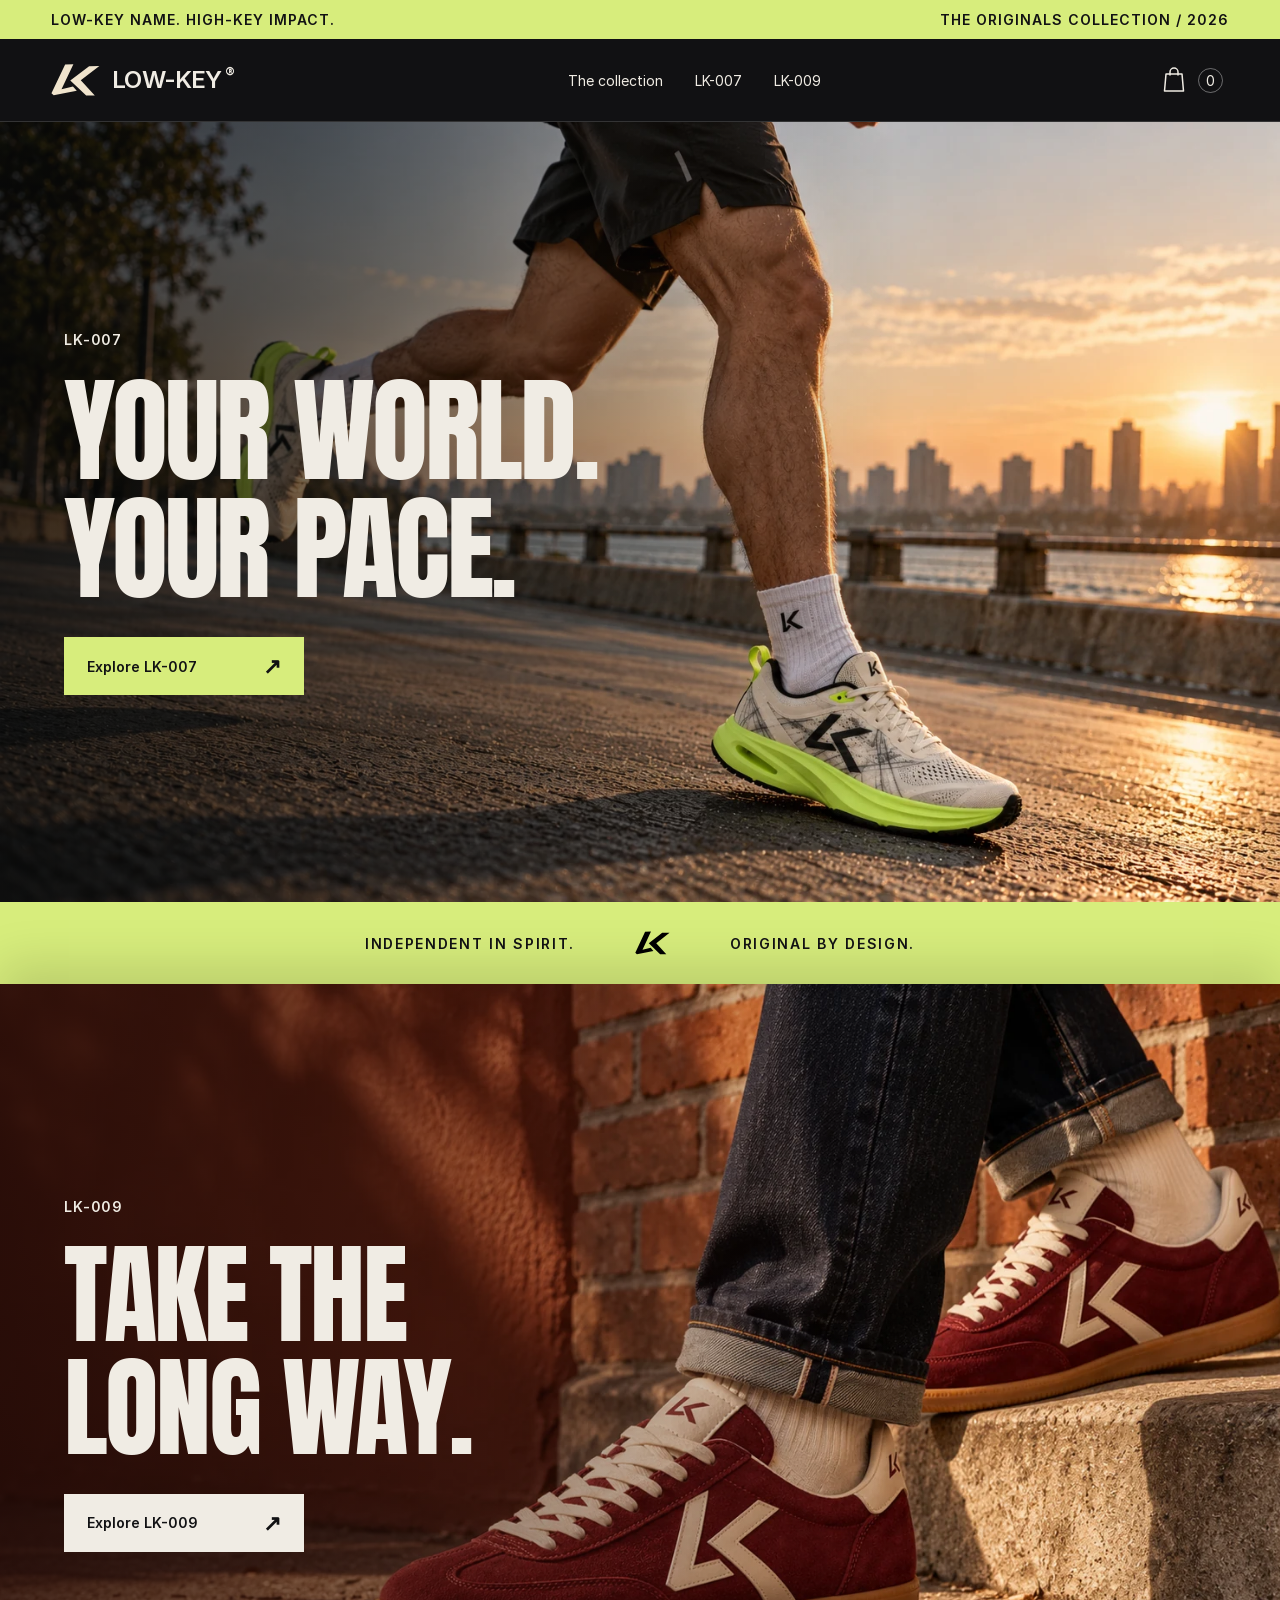
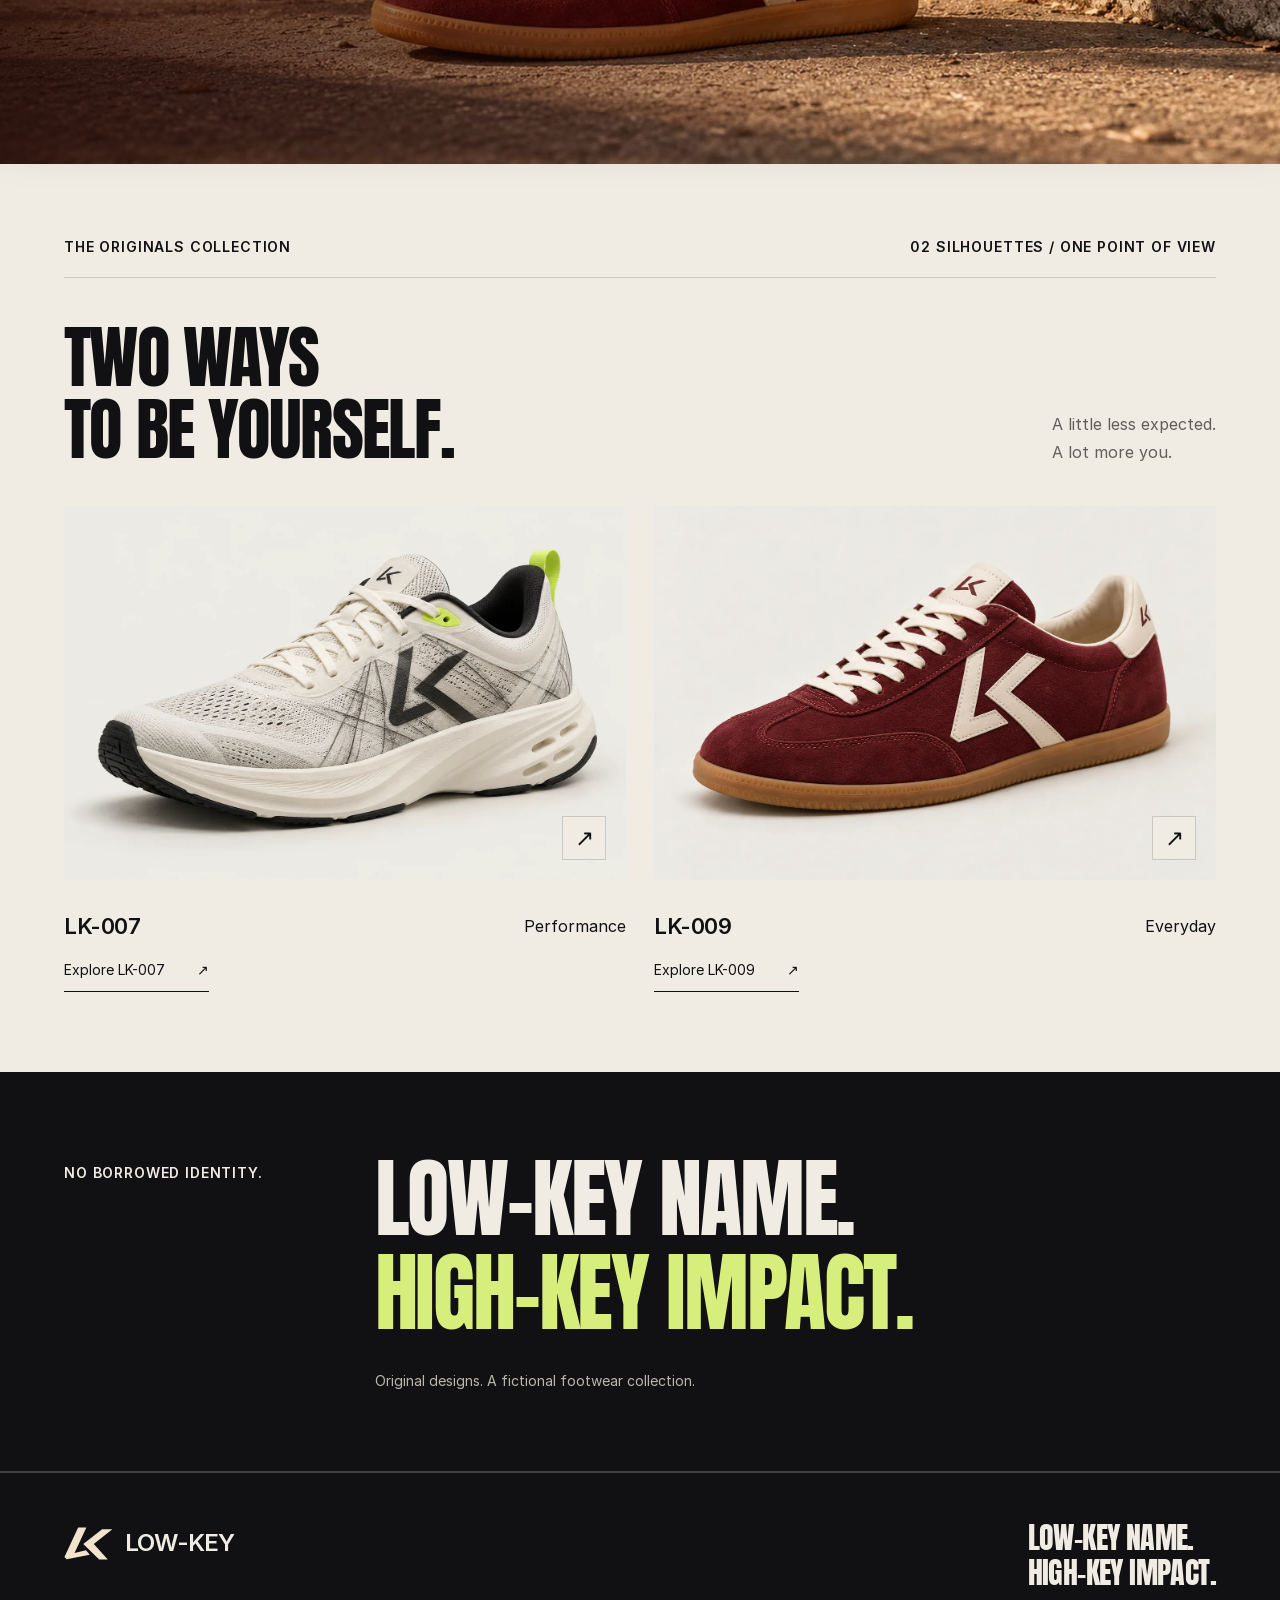
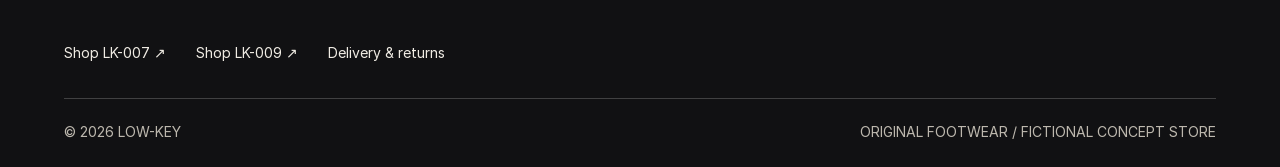
<file: index.html>
<!doctype html>
<html lang="en"><head><meta charset="utf-8"><meta name="viewport" content="width=device-width,initial-scale=1"><meta name="theme-color" content="#111113"><meta name="description" content="Two original expressions. Discover LOW-KEY LK-007 performance-inspired sneakers and LK-009 everyday footwear. Low-key name. High-key impact."><title>LOW-KEY | Two expressions. One original.</title><link rel="icon" href="assets/v2/logo.svg" type="image/svg+xml"><link rel="preload" as="image" href="assets/v2/pace-waterfront.webp" fetchpriority="high"><link rel="stylesheet" href="store.css"><script type="module" src="store.js"></script></head>
<body class="home"><a class="skip-link" href="#collection">Skip to collection</a><div class="announcement"><span>LOW-KEY NAME. HIGH-KEY IMPACT.</span><span>THE ORIGINALS COLLECTION / 2026</span></div><header id="site-header" class="site-header"></header>
<main><div class="campaign-journey"><section class="campaign campaign-pace" aria-labelledby="home-title"><img class="campaign-image" src="assets/v2/pace-waterfront.webp" width="1536" height="1024" alt="Runner wearing LOW-KEY LK-007 sneakers with acid-lime PEBA soles on a waterfront at golden hour" fetchpriority="high"><div class="campaign-shade"></div><div class="campaign-copy"><span class="eyebrow">LK-007</span><h1 id="home-title">YOUR WORLD.<br>YOUR PACE.</h1><a class="button button-lime" href="lk-007.html">Explore LK-007 <span>↗</span></a></div></section>
<div class="brand-strip" aria-label="Brand statement"><span>INDEPENDENT IN SPIRIT.</span><img src="assets/v2/logo.svg" alt="" width="35" height="28"><span>ORIGINAL BY DESIGN.</span></div>
<section class="campaign campaign-court" id="court-campaign" aria-labelledby="court-campaign-title"><img class="campaign-image" src="assets/v2/court-campaign.webp" width="1536" height="1024" alt="Original burgundy LOW-KEY LK-009 sneakers worn with relaxed jeans on a city step" loading="lazy"><div class="campaign-shade"></div><div class="campaign-copy"><span class="eyebrow">LK-009</span><h2 id="court-campaign-title">TAKE THE<br>LONG WAY.</h2><a class="button button-bone" href="lk-009.html">Explore LK-009 <span>↗</span></a></div></section>
</div><section class="collection section-space" id="collection"><div class="section-kicker"><span>THE ORIGINALS COLLECTION</span><span>02 SILHOUETTES / ONE POINT OF VIEW</span></div><div class="collection-heading"><h2>TWO WAYS<br>TO BE YOURSELF.</h2><p>A little less expected.<br>A lot more you.</p></div><div class="collection-grid"><article class="collection-card"><a class="collection-image" href="lk-007.html" aria-label="Explore LK-007"><img src="assets/v2/pace-eva-threequarter.webp" alt="Bone and charcoal LK-007 performance sneaker with ivory EVA sole" width="1200" height="800" loading="lazy"><span class="image-arrow" aria-hidden="true">↗</span></a><div class="collection-card-title"><h3><a href="lk-007.html">LK-007</a></h3><span>Performance</span></div><a class="text-link" href="lk-007.html">Explore LK-007 <span>↗</span></a></article><article class="collection-card"><a class="collection-image" href="lk-009.html" aria-label="Explore LK-009"><img src="assets/v2/court-threequarter.webp" alt="Burgundy suede LK-009 lifestyle sneaker with bone leather LK branding and gum sole" width="1200" height="800" loading="lazy"><span class="image-arrow" aria-hidden="true">↗</span></a><div class="collection-card-title"><h3><a href="lk-009.html">LK-009</a></h3><span>Everyday</span></div><a class="text-link" href="lk-009.html">Explore LK-009 <span>↗</span></a></article></div></section>
<section class="home-statement section-space"><span class="eyebrow">NO BORROWED IDENTITY.</span><p>LOW-KEY NAME.<br><span>HIGH-KEY IMPACT.</span></p><span class="statement-note">Original designs. A fictional footwear collection.</span></section></main><footer id="site-footer" class="site-footer"></footer><div id="overlays"></div><div id="toast" class="toast" role="status"></div><noscript><p class="noscript">Enable JavaScript to select sizes and use the demonstration bag.</p></noscript></body></html>
</file>
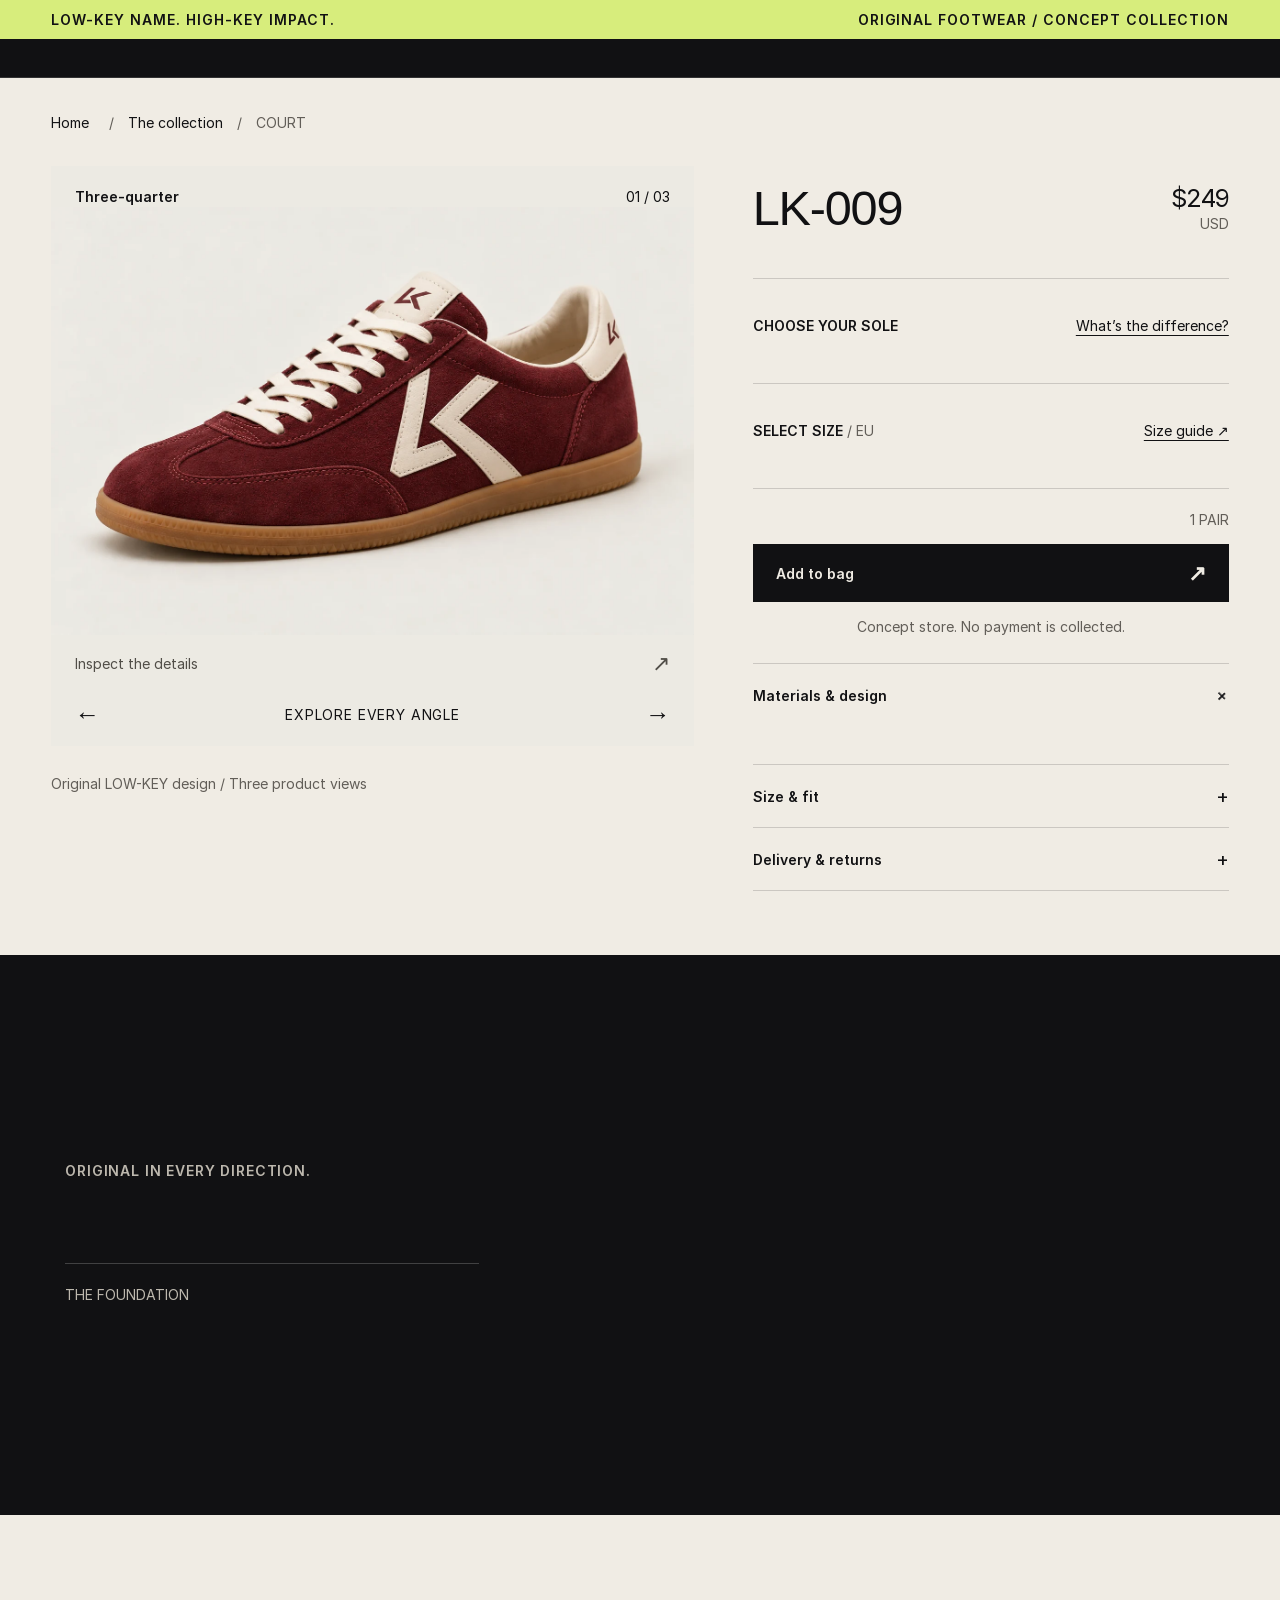
<file: court.html>
<!doctype html><html lang="en"><head><meta charset="utf-8"><meta name="viewport" content="width=device-width,initial-scale=1"><meta http-equiv="refresh" content="0; url=lk-009.html"><title>LOW-KEY</title></head><body><a href="lk-009.html">Continue to LK-009</a></body></html>
</file>
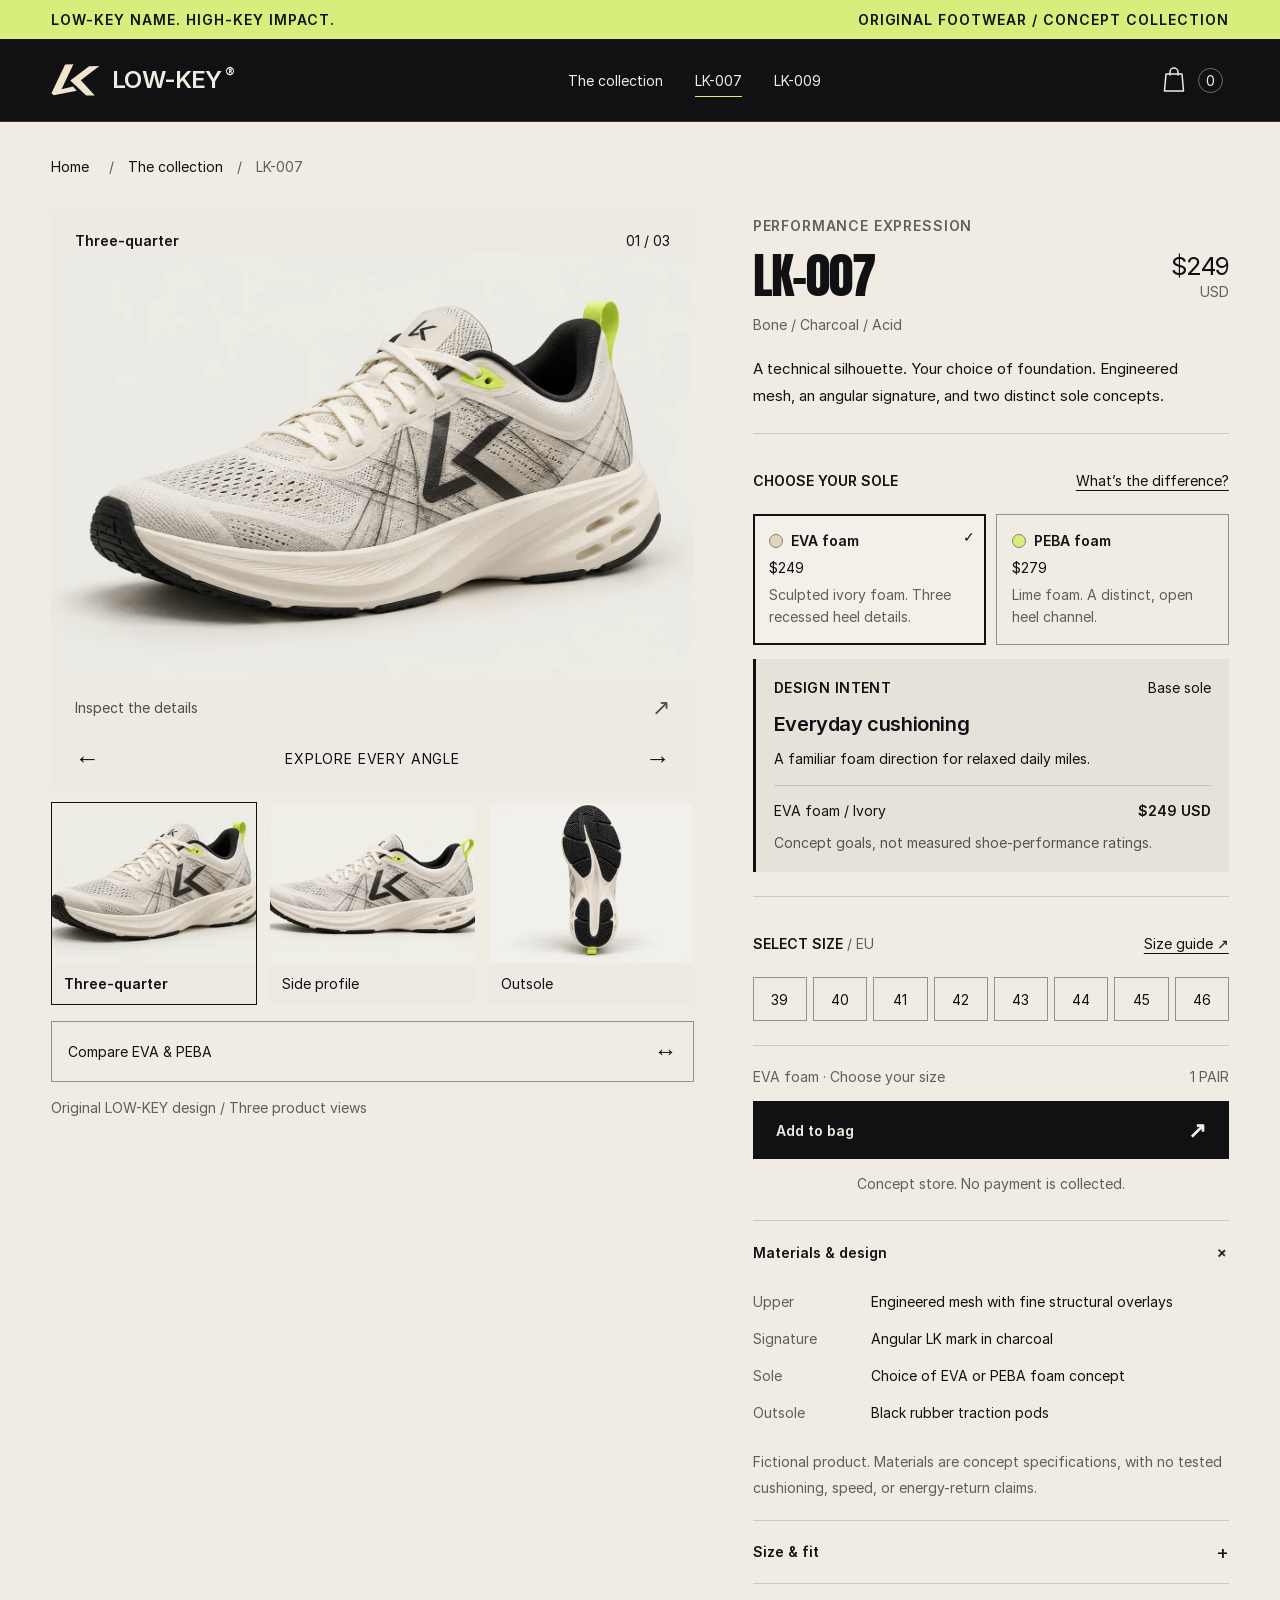
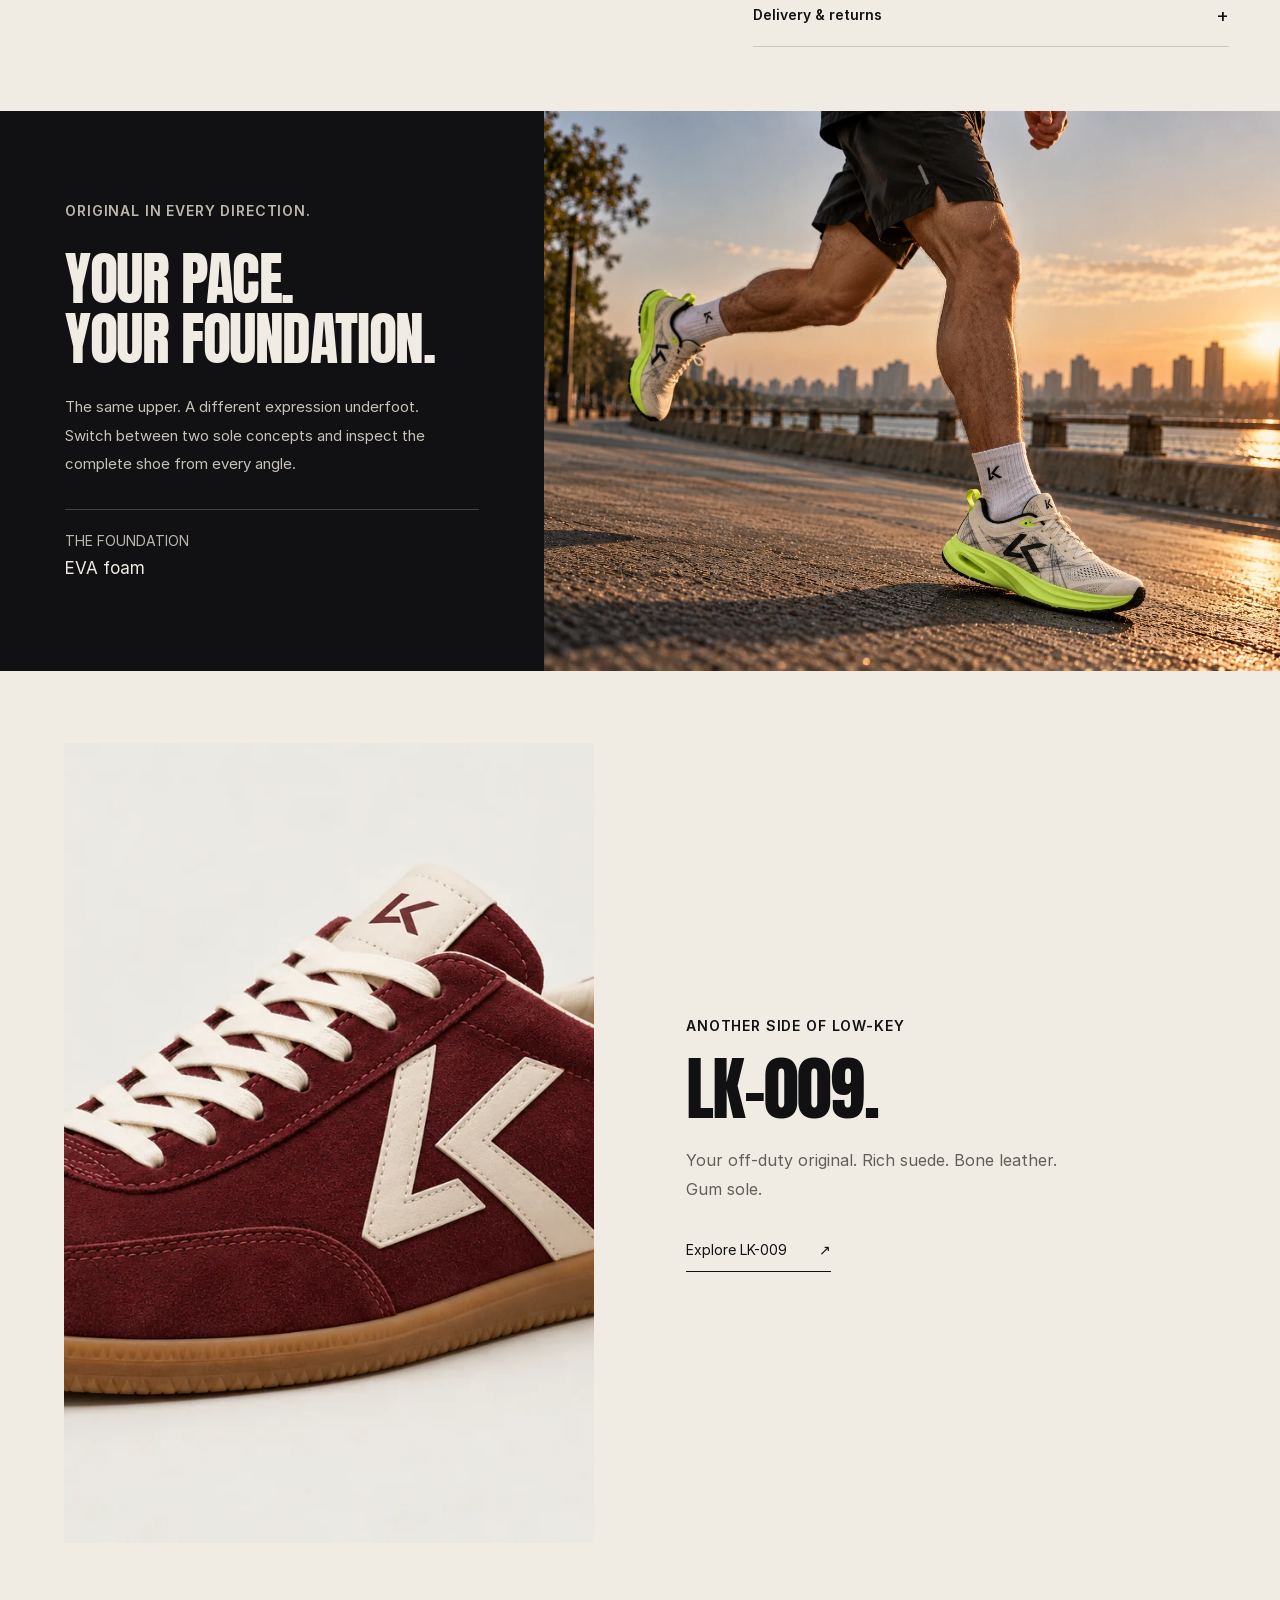
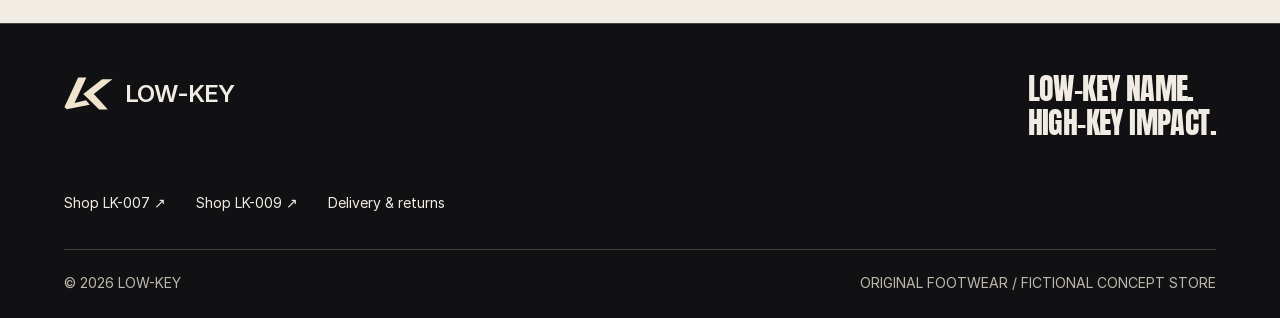
<file: lk-007.html>
<!doctype html>
<html lang="en"><head><meta charset="utf-8"><meta name="viewport" content="width=device-width,initial-scale=1"><meta name="theme-color" content="#111113"><meta name="description" content="Explore the original LOW-KEY LK-007 sneaker. Choose an EVA or PEBA foam sole concept, inspect three matching product angles, and select your EU size."><title>LK-007 | LOW-KEY</title><link rel="icon" href="assets/v2/logo.svg" type="image/svg+xml"><link rel="preload" as="image" href="assets/v2/pace-eva-threequarter.webp"><link rel="stylesheet" href="store.css"><script type="module" src="store.js"></script></head>
<body class="product-page" data-product="pace"><a class="skip-link" href="#purchase">Skip to product options</a><div class="announcement"><span>LOW-KEY NAME. HIGH-KEY IMPACT.</span><span>ORIGINAL FOOTWEAR / CONCEPT COLLECTION</span></div><header id="site-header" class="site-header"></header><main><nav class="breadcrumbs" aria-label="Breadcrumb"><a href="index.html">Home</a><span aria-hidden="true">/</span><a href="index.html#collection">The collection</a><span aria-hidden="true">/</span><span id="breadcrumb-product" aria-current="page">LK-007</span></nav>
<section class="product-layout" aria-labelledby="product-title"><div class="gallery"><div class="gallery-main"><div class="gallery-top"><span id="angle-name">Three-quarter</span><span id="image-counter">01 / 03</span></div><button id="enlarge-image" class="enlarge-image" aria-label="Enlarge product image"><img id="main-image" src="assets/v2/pace-eva-threequarter.webp" alt="LK-007 three-quarter product view" width="1536" height="1024" fetchpriority="high"><span class="zoom-label">Inspect the details <span>↗</span></span></button><div class="gallery-navigation"><button class="icon-button" id="gallery-prev" aria-label="Previous product image">←</button><span>EXPLORE EVERY ANGLE</span><button class="icon-button" id="gallery-next" aria-label="Next product image">→</button></div></div><div class="gallery-thumbs" id="gallery-thumbs" aria-label="Product views"></div><button class="compare-soles-link" data-info="soles">Compare EVA &amp; PEBA <span aria-hidden="true">↔</span></button><p class="gallery-note">Original LOW-KEY design / Three product views</p></div>
<div class="purchase-panel" id="purchase"><div class="product-heading"><span class="eyebrow" id="product-category"></span><div class="title-price"><h1 id="product-title">LK-007</h1><div class="product-price"><span id="product-price">$249</span><span>USD</span></div></div><p class="color-label" id="product-color"></p><p class="product-description" id="product-description"></p></div>
<form id="product-form" novalidate><fieldset class="variant-section"><legend><span id="sole-legend">CHOOSE YOUR SOLE</span><button type="button" class="inline-link" id="sole-help" data-info="soles">What’s the difference?</button></legend><div class="variant-options" id="variant-options"></div><div id="sole-impact" class="sole-impact" aria-live="polite"></div><div class="sr-only" id="variant-status" role="status" aria-live="polite"></div></fieldset><fieldset class="size-section" id="size-section"><legend><span>SELECT SIZE <span class="quiet">/ EU</span></span><button type="button" class="inline-link" data-info="sizing">Size guide ↗</button></legend><div class="size-options" id="size-options"></div><p class="size-error" id="size-error" role="alert" hidden>Choose your EU size to add this pair to your bag.</p></fieldset><div id="main-purchase"><div class="selection-line"><span id="selection-summary"></span><span>1 PAIR</span></div><button type="submit" class="button button-dark add-button" id="add-to-bag">Add to bag <span>↗</span></button><p class="demo-note">Concept store. No payment is collected.</p></div></form>
<div class="product-accordions"><details open><summary>Materials & design <span>+</span></summary><dl class="material-specs" id="material-specs"></dl><p id="product-note" class="detail-note"></p></details><details><summary>Size & fit <span>+</span></summary><p>EU 39–46. Explore the size guide before choosing. This concept has no verified fit or foot-length measurements.</p><button class="inline-link" data-info="sizing" aria-label="Open size guide">Open size guide ↗</button></details><details><summary>Delivery & returns <span>+</span></summary><p>This is a fictional store. No order is placed, no payment is taken, and no items are shipped.</p><button class="inline-link" data-info="delivery" aria-label="About this demonstration">About this demonstration ↗</button></details></div></div></section>
<section class="product-story"><div class="product-story-copy"><span class="eyebrow">ORIGINAL IN EVERY DIRECTION.</span><h2 id="product-story-title"></h2><p id="product-story-text"></p><div class="story-spec"><span>THE FOUNDATION</span><strong id="selected-sole"></strong></div></div><img id="product-lifestyle" src="assets/v2/pace-waterfront.webp" alt="LK-007 worn on foot" width="1536" height="1024" loading="lazy"></section><section class="other-product section-space" id="other-product"></section></main><footer id="site-footer" class="site-footer"></footer><div class="mobile-purchase" id="mobile-purchase"><div><span>LK-007</span><strong id="mobile-price">$249</strong></div><button class="button button-dark" id="mobile-add">Choose size ↗</button></div><div id="overlays"></div><div id="toast" class="toast" role="status"></div><noscript><p class="noscript">Enable JavaScript to view all product angles, select a sole and size, and use the demonstration bag.</p></noscript></body></html>
</file>
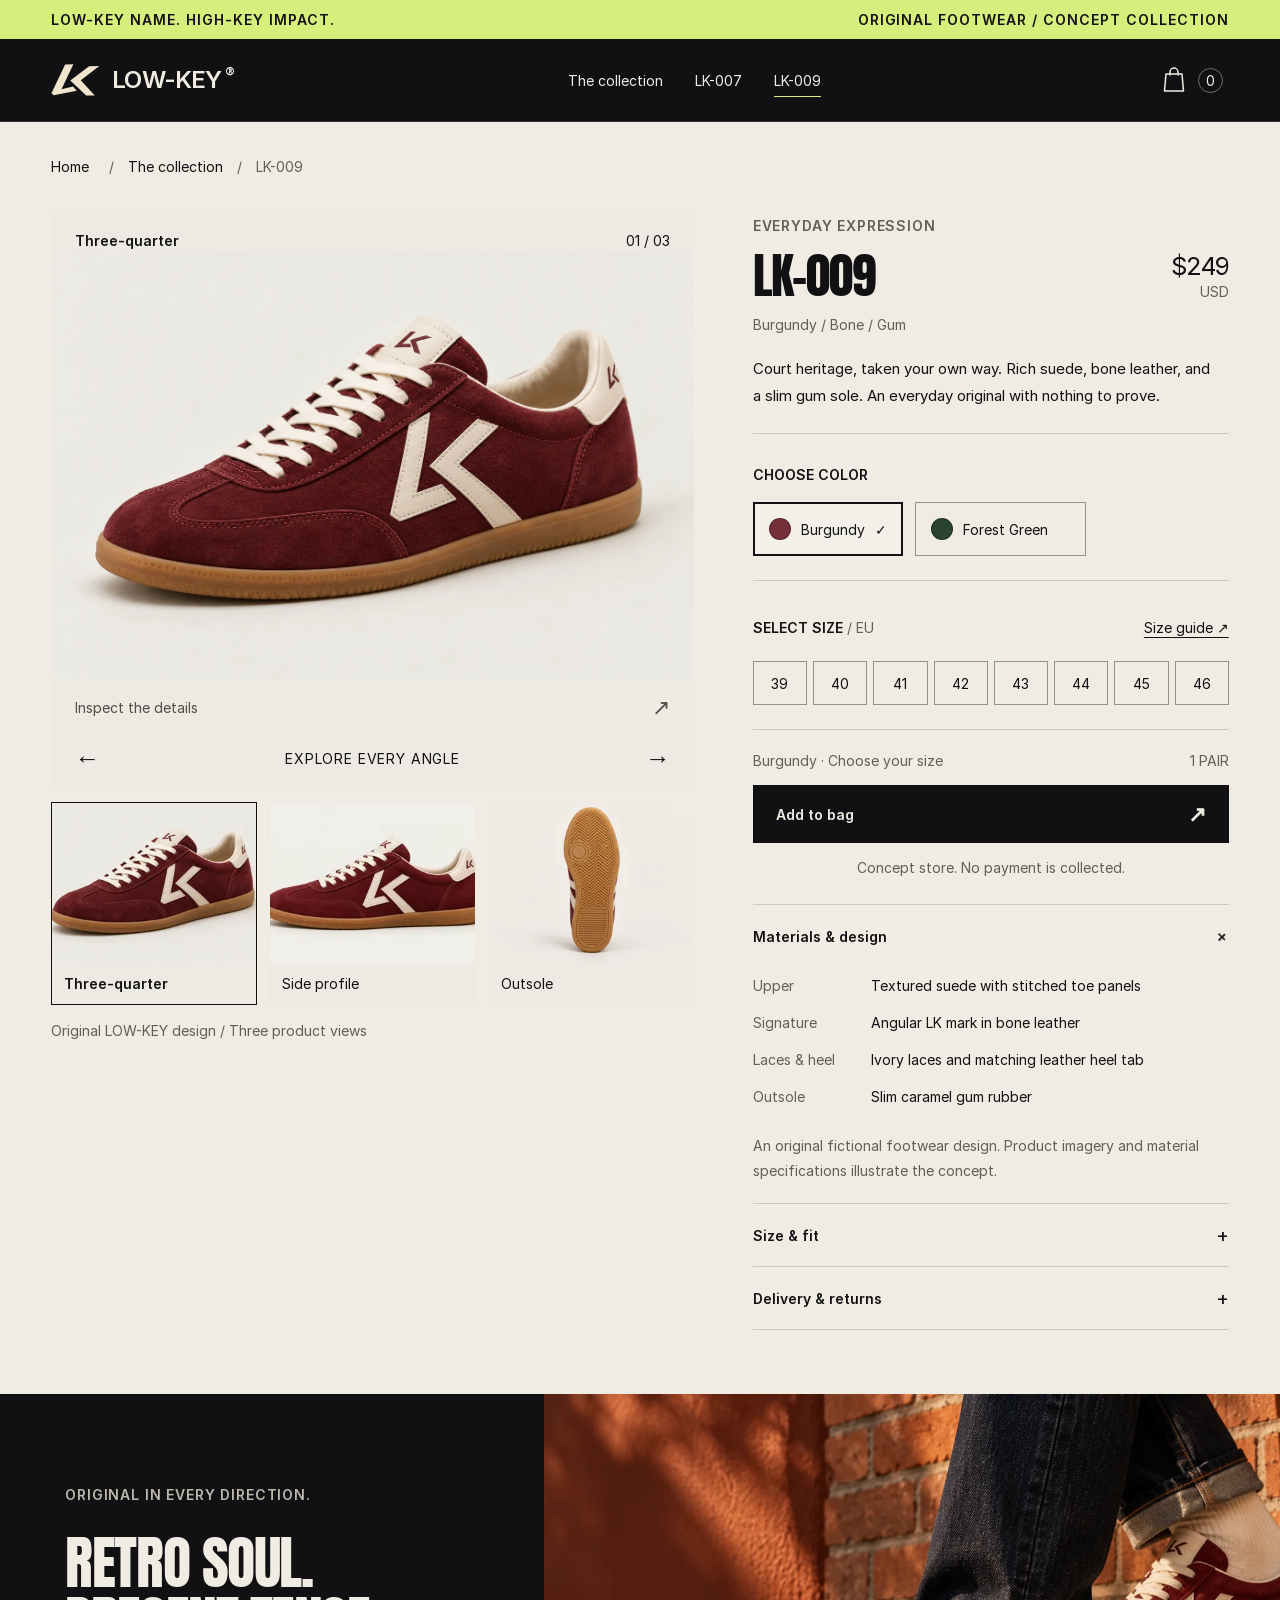
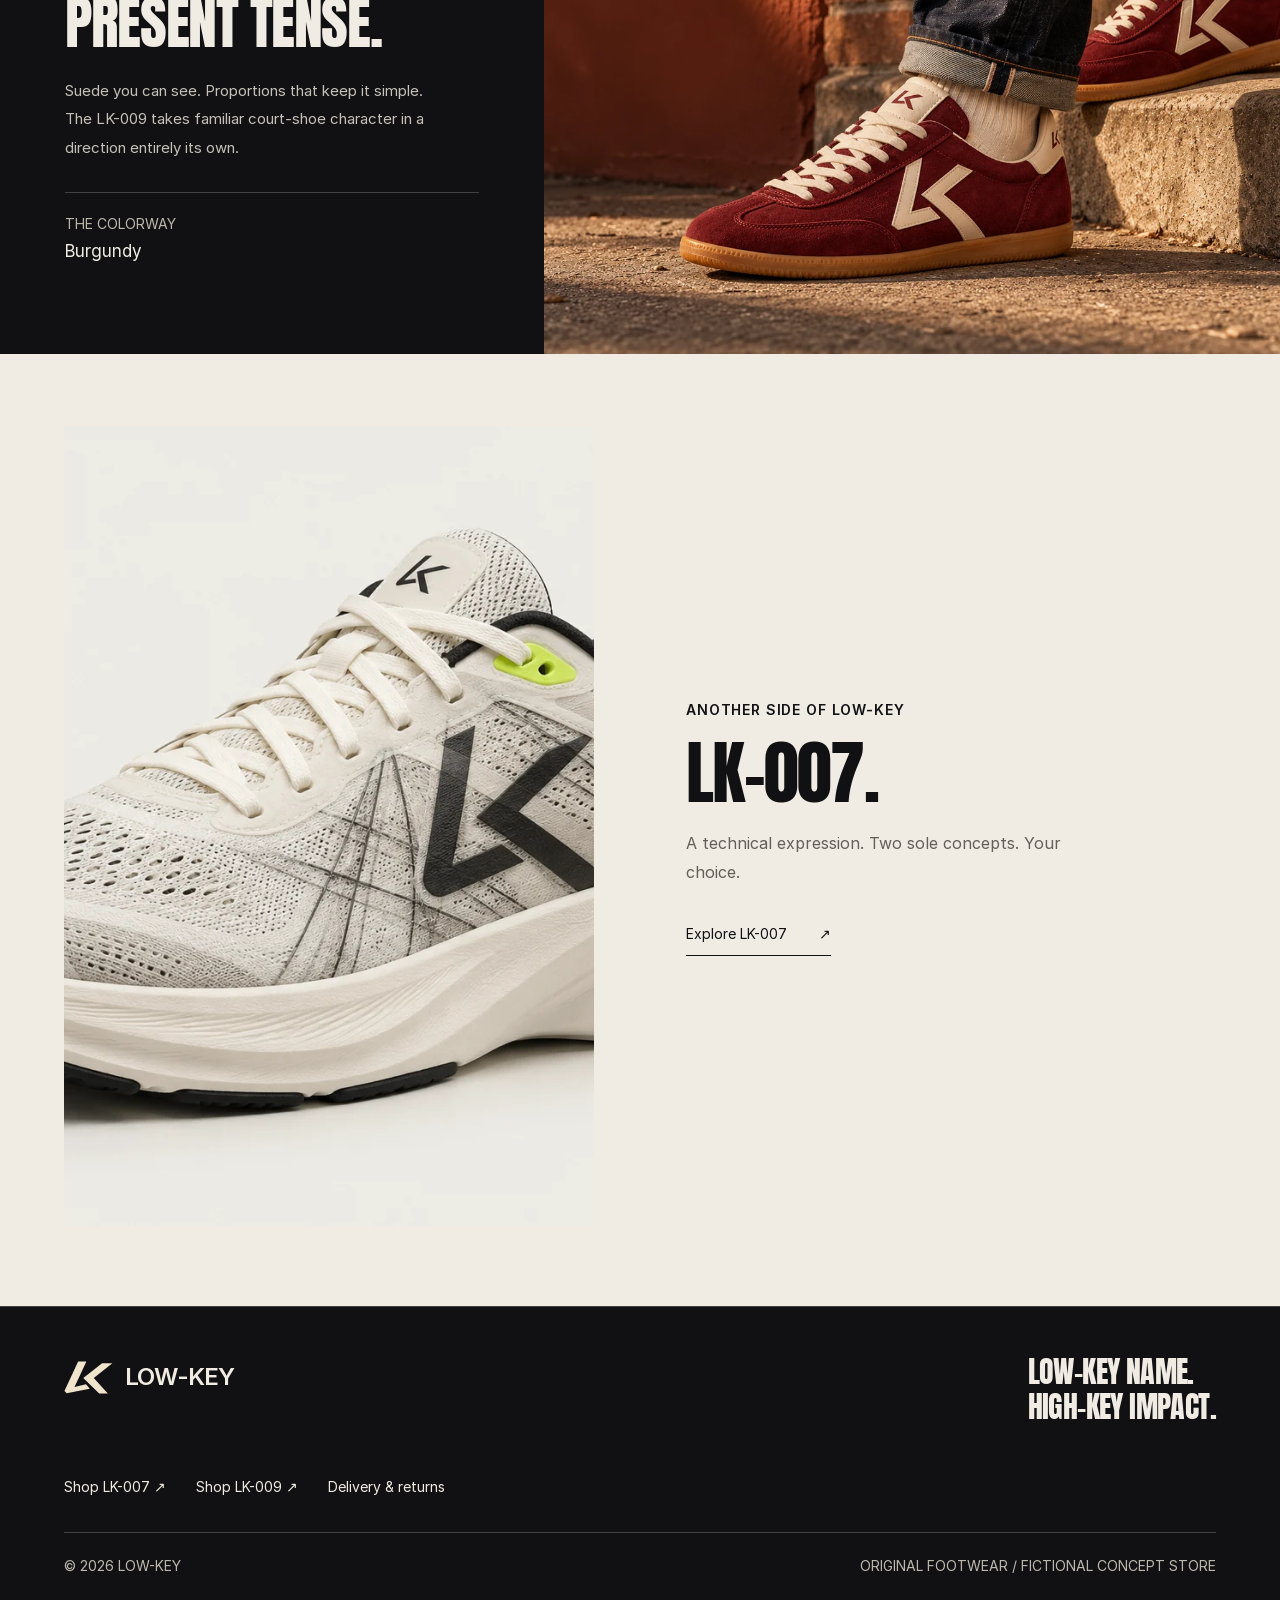
<file: lk-009.html>
<!doctype html>
<html lang="en"><head><meta charset="utf-8"><meta name="viewport" content="width=device-width,initial-scale=1"><meta name="theme-color" content="#111113"><meta name="description" content="Meet the LOW-KEY COURT: original suede sneakers in Burgundy or Forest Green with bone leather LK branding and a slim gum sole. Explore three views and choose your EU size."><title>LK-009 | LOW-KEY</title><link rel="icon" href="assets/v2/logo.svg" type="image/svg+xml"><link rel="preload" as="image" href="assets/v2/court-threequarter.webp"><link rel="stylesheet" href="store.css"><script type="module" src="store.js"></script></head>
<body class="product-page" data-product="court"><a class="skip-link" href="#purchase">Skip to product options</a><div class="announcement"><span>LOW-KEY NAME. HIGH-KEY IMPACT.</span><span>ORIGINAL FOOTWEAR / CONCEPT COLLECTION</span></div><header id="site-header" class="site-header"></header><main><nav class="breadcrumbs" aria-label="Breadcrumb"><a href="index.html">Home</a><span aria-hidden="true">/</span><a href="index.html#collection">The collection</a><span aria-hidden="true">/</span><span id="breadcrumb-product" aria-current="page">COURT</span></nav>
<section class="product-layout" aria-labelledby="product-title"><div class="gallery"><div class="gallery-main"><div class="gallery-top"><span id="angle-name">Three-quarter</span><span id="image-counter">01 / 03</span></div><button id="enlarge-image" class="enlarge-image" aria-label="Enlarge product image"><img id="main-image" src="assets/v2/court-threequarter.webp" alt="LK-009 three-quarter product view" width="1536" height="1024" fetchpriority="high"><span class="zoom-label">Inspect the details <span>↗</span></span></button><div class="gallery-navigation"><button class="icon-button" id="gallery-prev" aria-label="Previous product image">←</button><span>EXPLORE EVERY ANGLE</span><button class="icon-button" id="gallery-next" aria-label="Next product image">→</button></div></div><div class="gallery-thumbs" id="gallery-thumbs" aria-label="Product views"></div><p class="gallery-note">Original LOW-KEY design / Three product views</p></div>
<div class="purchase-panel" id="purchase"><div class="product-heading"><span class="eyebrow" id="product-category"></span><div class="title-price"><h1 id="product-title">LK-009</h1><div class="product-price"><span id="product-price">$249</span><span>USD</span></div></div><p class="color-label" id="product-color"></p><p class="product-description" id="product-description"></p></div>
<form id="product-form" novalidate><fieldset class="variant-section"><legend><span id="sole-legend">CHOOSE YOUR SOLE</span><button type="button" class="inline-link" id="sole-help" data-info="soles">What’s the difference?</button></legend><div class="variant-options" id="variant-options"></div><div class="sr-only" id="variant-status" role="status" aria-live="polite"></div></fieldset><fieldset class="size-section" id="size-section"><legend><span>SELECT SIZE <span class="quiet">/ EU</span></span><button type="button" class="inline-link" data-info="sizing">Size guide ↗</button></legend><div class="size-options" id="size-options"></div><p class="size-error" id="size-error" role="alert" hidden>Choose your EU size to add this pair to your bag.</p></fieldset><div id="main-purchase"><div class="selection-line"><span id="selection-summary"></span><span>1 PAIR</span></div><button type="submit" class="button button-dark add-button" id="add-to-bag">Add to bag <span>↗</span></button><p class="demo-note">Concept store. No payment is collected.</p></div></form>
<div class="product-accordions"><details open><summary>Materials & design <span>+</span></summary><dl class="material-specs" id="material-specs"></dl><p id="product-note" class="detail-note"></p></details><details><summary>Size & fit <span>+</span></summary><p>EU 39–46. Explore the size guide before choosing. This concept has no verified fit or foot-length measurements.</p><button class="inline-link" data-info="sizing" aria-label="Open size guide">Open size guide ↗</button></details><details><summary>Delivery & returns <span>+</span></summary><p>This is a fictional store. No order is placed, no payment is taken, and no items are shipped.</p><button class="inline-link" data-info="delivery" aria-label="About this demonstration">About this demonstration ↗</button></details></div></div></section>
<section class="product-story"><div class="product-story-copy"><span class="eyebrow">ORIGINAL IN EVERY DIRECTION.</span><h2 id="product-story-title"></h2><p id="product-story-text"></p><div class="story-spec"><span>THE FOUNDATION</span><strong id="selected-sole"></strong></div></div><img id="product-lifestyle" src="assets/v2/court-campaign.webp" alt="LK-009 worn on foot" width="1672" height="941" loading="lazy"></section><section class="other-product section-space" id="other-product"></section></main><footer id="site-footer" class="site-footer"></footer><div class="mobile-purchase" id="mobile-purchase"><div><span>LK-009</span><strong id="mobile-price">$249</strong></div><button class="button button-dark" id="mobile-add">Choose size ↗</button></div><div id="overlays"></div><div id="toast" class="toast" role="status"></div><noscript><p class="noscript">Enable JavaScript to view all product angles, select a sole and size, and use the demonstration bag.</p></noscript></body></html>
</file>
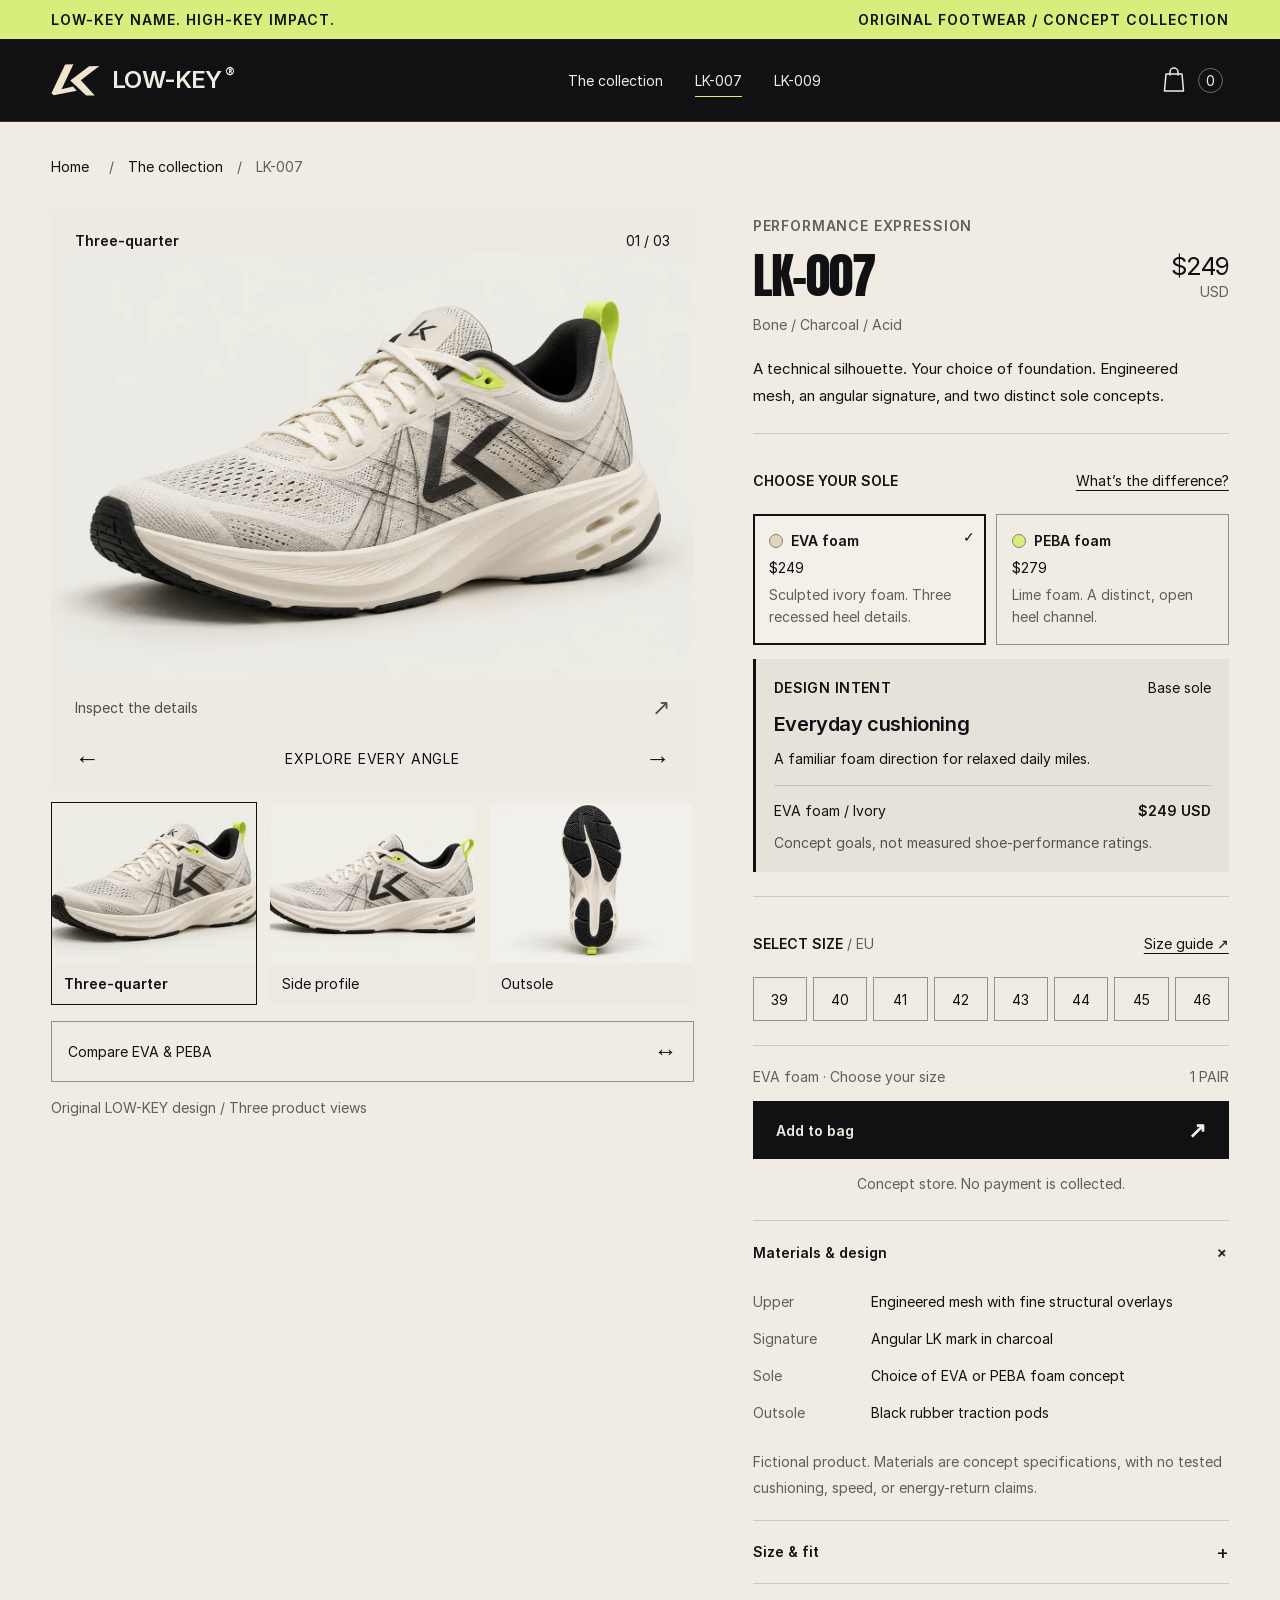
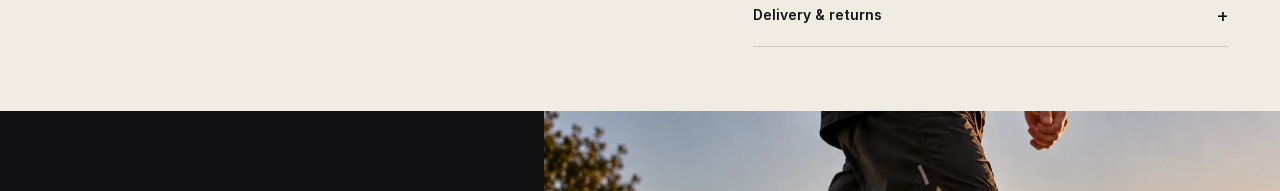
<file: pace.html>
<!doctype html><html lang="en"><head><meta charset="utf-8"><meta name="viewport" content="width=device-width,initial-scale=1"><meta http-equiv="refresh" content="0; url=lk-007.html"><title>LOW-KEY</title></head><body><a href="lk-007.html">Continue to LK-007</a></body></html>
</file>
<file: store.css>
@font-face { font-family:Anton; src:url(assets/anton.ttf) format('truetype'); font-display:swap; }
@font-face { font-family:Inter; src:url(assets/inter.ttf) format('truetype'); font-display:swap; }
@font-face { font-family:Inter; src:url(assets/inter-semibold.ttf) format('truetype'); font-weight:600; font-display:swap; }
:root { --ink:#111113; --paper:#f0ece4; --product:#eceae3; --lime:#d7ed7c; --red:#812e36; --quiet:#625e58; --line:#1414142b; --display:Anton,Impact,sans-serif; --body:Inter,Arial,sans-serif; }
* { box-sizing:border-box; }
html { scroll-behavior:smooth; scroll-padding-top:24px; }
body { margin:0; background:var(--paper); color:var(--ink); font:16px/1.5 var(--body); }
body.modal-open { overflow:hidden; }
[hidden] { display:none!important; }
a { color:inherit; text-decoration:none; }
button,input { font:inherit; }
button { cursor:pointer; color:inherit; border:0; background:none; }
a,button,summary { -webkit-tap-highlight-color:transparent; touch-action:manipulation; }
button:disabled { cursor:not-allowed; opacity:.45; }
:focus-visible { outline:2px solid #993a39; outline-offset:5px; }
img { max-width:100%; display:block; }
h1,h2,h3,p { margin:0; }
h1,h2 { font:400 60px/1.04 var(--display); letter-spacing:-.025em; }
h3 { font-weight:600; }
.eyebrow,.section-kicker { font-size:14px; font-weight:600; letter-spacing:.06em; }
.sr-only { position:absolute; width:1px; height:1px; padding:0; margin:-1px; overflow:hidden; clip:rect(0,0,0,0); white-space:nowrap; border:0; }
.skip-link { position:fixed; top:-100px; left:20px; z-index:40; padding:14px; background:var(--paper); color:var(--ink); }
.skip-link:focus { top:12px; }
.announcement { background:var(--lime); color:var(--ink); padding:9px 4%; display:flex; justify-content:space-between; gap:20px; font-size:14px; font-weight:600; letter-spacing:.07em; }
.site-header { background:var(--ink); color:var(--paper); display:flex; align-items:center; justify-content:space-between; gap:24px; padding:19px 4%; border-bottom:1px solid #ffffff24; }
.brand { display:inline-flex; align-items:center; gap:12px; min-height:44px; font-size:24px; font-weight:600; letter-spacing:-.8px; white-space:nowrap; }
.brand img { object-fit:contain; }
.brand sup { font-size:14px; margin-left:3px; vertical-align:top; }
.site-header nav { display:flex; align-items:center; gap:32px; }
.site-header nav a { font-size:14px; min-height:44px; display:flex; align-items:center; position:relative; }
.site-header nav a[aria-current]::after { content:''; height:1px; position:absolute; bottom:5px; left:0; right:0; background:var(--lime); }
.site-header nav a:hover { color:var(--lime); }
.bag-link { display:flex; align-items:center; gap:12px; min-height:44px; font-size:14px; }
.bag-link span { width:25px; height:25px; border:1px solid #ffffff60; border-radius:50%; display:grid; place-items:center; font-size:14px; }
.button { display:inline-flex; align-items:center; justify-content:space-between; gap:35px; padding:17px 22px; min-height:56px; font-size:14px; font-weight:600; border:1px solid transparent; transition:background .2s,color .2s,transform .2s; }
.button>span { font-size:22px; line-height:1; }
.button:hover { transform:translateY(-2px); }
.button-lime { background:var(--lime); color:var(--ink); }
.button-lime:hover { background:#e5f5a7; }
.button-bone { background:var(--paper); color:var(--ink); }
.button-bone:hover { background:#fff; }
.button-dark { background:var(--ink); color:var(--paper); }
.button-dark:hover { background:#343436; }
.text-link { display:inline-flex; align-items:center; justify-content:space-between; gap:32px; min-height:44px; border-bottom:1px solid currentColor; font-size:14px; }
.inline-link { min-height:44px; padding:0; font-size:14px; text-decoration:underline; text-underline-offset:4px; }
.section-space { padding:72px 5% 80px; }
/* Campaign homepage */
.home { background:var(--ink); color:var(--paper); }
.campaign { position:relative; height:min(850px,calc(100svh - 120px)); min-height:650px; isolation:isolate; overflow:hidden; }
.campaign-image,.campaign-shade { position:absolute; inset:0; width:100%; height:100%; object-fit:cover; z-index:-2; }
.campaign-image { object-position:center; }
.campaign-shade { background:linear-gradient(90deg,#080909d9 0%,#0809098c 30%,#08090900 66%),linear-gradient(0deg,#0008,transparent 25%); z-index:-1; }
.campaign-top,.campaign-bottom { position:absolute; left:4%; right:4%; display:flex; justify-content:space-between; align-items:center; gap:24px; font-size:14px; font-weight:600; letter-spacing:.06em; }
.campaign-top { top:28px; }
.campaign-bottom { bottom:0; min-height:75px; border-top:1px solid #ffffff45; }
.campaign-bottom>a { display:flex; align-items:center; min-height:44px; }
.campaign-copy { position:absolute; left:5%; top:21%; max-width:58%; }
.campaign-copy .eyebrow { display:block; margin-bottom:20px; }
.campaign h1,.campaign h2 { font-size:clamp(70px,9vw,150px); letter-spacing:-.025em; line-height:1.02; }
.campaign-copy>p { margin:24px 0 28px; font-size:16px; line-height:1.7; }
.campaign-copy>.button { min-width:240px; }
.campaign-price { display:block; font-size:14px; margin-top:16px; }
.brand-strip { padding:27px 5%; display:flex; justify-content:center; align-items:center; gap:60px; background:var(--lime); color:var(--ink); font-size:14px; font-weight:600; letter-spacing:.12em; }
.brand-strip img { filter:brightness(0); }
.campaign-court { height:780px; min-height:650px; }
.campaign-court .campaign-shade { background:linear-gradient(90deg,#230a06d9 0%,#230a0699 30%,#230a0600 70%),linear-gradient(0deg,#19070699,transparent 35%); }
.campaign-court .campaign-copy { top:23%; }
.campaign-court h2 { font-size:clamp(70px,8.6vw,135px); }
.collection { background:var(--paper); color:var(--ink); }
.section-kicker { display:flex; justify-content:space-between; gap:20px; padding-bottom:20px; border-bottom:1px solid var(--line); }
.collection-heading { display:flex; justify-content:space-between; align-items:end; gap:20px; margin:44px 0 40px; }
.collection-heading h2 { font-size:clamp(50px,5.4vw,78px); }
.collection-heading p { color:var(--quiet); line-height:1.7; }
.collection-grid { display:grid; grid-template-columns:1fr 1fr; gap:28px; }
.collection-image { position:relative; display:block; overflow:hidden; background:var(--product); }
.collection-image img { width:100%; height:auto; aspect-ratio:3/2; object-fit:cover; transition:transform .5s; }
.collection-image:hover img { transform:scale(1.03); }
.image-arrow { position:absolute; bottom:20px; right:20px; width:44px; height:44px; display:grid; place-items:center; background:var(--paper); border:1px solid var(--line); font-size:23px; }
.collection-card-title { display:flex; justify-content:space-between; align-items:center; gap:16px; margin-top:24px; }
.collection-card-title h3 { font-size:22px; letter-spacing:-.5px; }
.collection-card-title h3 a { display:inline-flex; min-height:44px; align-items:center; }
.collection-card-title>span { font-size:16px; white-space:nowrap; }
.collection-card>p { color:var(--quiet); font-size:14px; margin:6px 0 15px; }
.home-statement { display:grid; grid-template-columns:1fr 3fr; gap:30px; align-items:start; padding-top:80px; padding-bottom:80px; border-bottom:1px solid #fff3; }
.home-statement>.eyebrow { margin-top:10px; }
.home-statement>p { font:400 clamp(45px,6.8vw,100px)/1.08 var(--display); letter-spacing:-.025em; }
.home-statement>p>span { color:var(--lime); }
.statement-note { grid-column:2; font-size:14px; color:#bbb6ad; }
/* Product purchase experience */
.breadcrumbs { padding:22px 4%; display:flex; align-items:center; gap:14px; font-size:14px; }
.breadcrumbs a { display:inline-flex; align-items:center; min-height:44px; }
.breadcrumbs>span { color:var(--quiet); }
.product-layout { padding:0 4% 64px; display:grid; grid-template-columns:minmax(0,1.35fr) minmax(0,1fr); gap:5%; align-items:start; }
.gallery { position:sticky; top:20px; min-width:0; }
.gallery-main { background:var(--product); position:relative; }
.gallery-top { display:flex; justify-content:space-between; gap:15px; padding:20px 24px 0; font-size:14px; }
.gallery-top>span:first-child { font-weight:600; }
.enlarge-image { display:block; width:100%; padding:0; position:relative; cursor:zoom-in; }
.enlarge-image>img { width:100%; aspect-ratio:3/2; height:auto; object-fit:contain; }
.zoom-label { display:flex; justify-content:space-between; align-items:center; gap:20px; padding:12px 24px; font-size:14px; color:#514e48; }
.zoom-label>span { font-size:22px; }
.gallery-navigation { display:flex; align-items:center; justify-content:space-between; padding:0 14px 10px; }
.gallery-navigation>span { font-size:14px; letter-spacing:.06em; }
.icon-button { min-width:44px; min-height:44px; display:inline-grid; place-items:center; font-size:25px; line-height:1; }
.icon-button:hover { background:#0000000d; }
.gallery-thumbs { display:grid; grid-template-columns:repeat(3,1fr); gap:12px; margin-top:12px; }
.thumbnail { border:1px solid transparent; padding:0; text-align:left; background:var(--product); position:relative; }
.thumbnail[aria-pressed=true] { border-color:var(--ink); }
.thumbnail img { width:100%; aspect-ratio:3/2; object-fit:cover; }
.thumbnail>span { display:block; padding:10px 12px; font-size:14px; }
.thumbnail[aria-pressed=true]>span { font-weight:600; }
.gallery-note { font-size:14px; color:var(--quiet); margin-top:15px; }
.product-heading { border-bottom:1px solid var(--line); padding:3px 0 24px; }
.product-heading>.eyebrow { color:var(--quiet); text-transform:uppercase; font-size:14px; }
.title-price { display:flex; justify-content:space-between; align-items:center; gap:20px; margin-top:14px; }
.title-price h1 { font-size:clamp(40px,3.8vw,58px); white-space:nowrap; }
.product-price { text-align:right; }
.product-price>span:first-child { font-size:25px; line-height:1.2; letter-spacing:-1px; }
.product-price>span:last-child { display:block; font-size:14px; color:var(--quiet); }
.color-label { font-size:14px; color:var(--quiet); margin-top:12px; }
.product-description { font-size:15px; line-height:1.8; margin-top:20px; max-width:52ch; }
fieldset { border:0; padding:24px 0; margin:0; min-width:0; border-bottom:1px solid var(--line); }
legend { float:left; width:100%; display:flex; justify-content:space-between; align-items:center; gap:14px; font-size:14px; font-weight:600; padding:0; margin-bottom:12px; min-height:32px; }
legend .inline-link { font-size:14px; font-weight:400; }
.variant-options,.size-options { clear:both; }
.variant-options { display:grid; grid-template-columns:1fr 1fr; gap:10px; }
.variant-button { border:1px solid #969187; padding:15px; text-align:left; min-height:126px; position:relative; display:flex; flex-direction:column; align-items:start; gap:6px; }
.variant-button[aria-pressed=true] { border:2px solid var(--ink); padding:14px; background:#fff3; }
.variant-button:only-child { grid-column:1/-1; min-height:100px; }
.variant-name { display:flex; align-items:center; gap:8px; font-size:14px; font-weight:600; padding-right:10px; }
.sole-dot { display:inline-block; width:14px; height:14px; border-radius:50%; border:1px solid #837f72; flex-shrink:0; }
.sole-dot.eva { background:#ded5bc; }
.sole-dot.peba { background:var(--lime); }
.sole-dot.gum { background:#a67443; }
.variant-price { font-size:14px; }
.variant-description { font-size:14px; color:var(--quiet); line-height:1.6; }
.variant-check { position:absolute; top:10px; right:9px; opacity:0; font-size:14px; }
.variant-button[aria-pressed=true] .variant-check { opacity:1; }
.size-options { display:grid; grid-template-columns:repeat(8,1fr); gap:6px; }
.size-options>button { min-height:44px; font-size:14px; border:1px solid #969187; }
.size-options>button:hover { border-color:var(--ink); }
.size-options>button[aria-pressed=true] { color:var(--paper); background:var(--ink); }
.quiet { color:var(--quiet); font-weight:400; }
.size-error { color:#9b262b; font-size:14px; padding-top:14px; clear:both; }
#main-purchase { padding-top:20px; }
.selection-line { display:flex; justify-content:space-between; gap:15px; font-size:14px; color:var(--quiet); margin-bottom:14px; }
.add-button { width:100%; }
.demo-note { font-size:14px; color:var(--quiet); margin-top:14px; text-align:center; }
.product-accordions { margin-top:26px; }
.product-accordions details { border-top:1px solid var(--line); padding-bottom:0; }
.product-accordions details:last-child { border-bottom:1px solid var(--line); }
summary { display:flex; align-items:center; justify-content:space-between; gap:20px; cursor:pointer; list-style:none; min-height:62px; font-size:14px; font-weight:600; }
summary::-webkit-details-marker { display:none; }
summary>span { font-size:20px; font-weight:400; }
details[open]>summary>span { transform:rotate(45deg); }
.material-specs { margin:0 0 18px; }
.material-specs>div { display:grid; grid-template-columns:100px 1fr; gap:18px; padding:8px 0; font-size:14px; }
.material-specs dt { color:var(--quiet); }
.material-specs dd { margin:0; }
.detail-note,.product-accordions details>p { font-size:14px; color:var(--quiet); line-height:1.8; padding-bottom:20px; max-width:60ch; }
.product-accordions details>.inline-link { margin-bottom:15px; }
.product-story { display:grid; grid-template-columns:.85fr 1.15fr; background:var(--ink); color:var(--paper); }
.product-story-copy { padding:60px 12%; display:flex; flex-direction:column; justify-content:center; }
.product-story-copy>.eyebrow { font-size:14px; color:#bdb8ae; }
.product-story-copy h2 { font-size:clamp(38px,4.5vw,68px); margin-top:28px; }
.product-story-copy>p { font-size:15px; line-height:1.9; color:#c7c2b9; margin-top:24px; max-width:43ch; }
.story-spec { margin-top:30px; border-top:1px solid #fff3; padding-top:20px; display:flex; flex-direction:column; gap:5px; }
.story-spec>span { font-size:14px; color:#bdb8ae; }
.story-spec>strong { font-size:17px; font-weight:400; }
.product-story>img { width:100%; height:100%; min-height:560px; object-fit:cover; object-position:65% center; }
.other-product { display:grid; grid-template-columns:1fr 1fr; align-items:center; gap:8%; }
.other-image { display:block; background:var(--product); }
.other-image img { width:100%; aspect-ratio:3/2; object-fit:cover; }
.other-product h2 { font-size:70px; margin-top:16px; }
.other-product p { max-width:38ch; color:var(--quiet); margin-top:20px; line-height:1.8; }
.other-product .text-link { margin-top:25px; }
.mobile-purchase { display:none; }
/* Shared footer and dialogs */
.site-footer { background:var(--ink); color:var(--paper); padding:48px 5% 25px; border-top:1px solid #fff3; }
.footer-top { display:flex; justify-content:space-between; align-items:start; gap:30px; }
.footer-top>p { font:400 30px/1.15 var(--display); letter-spacing:-.02em; }
.footer-links { display:flex; gap:30px; margin-top:40px; font-size:14px; }
.footer-links a,.footer-links button { display:inline-flex; align-items:center; min-height:44px; padding:0; font-size:14px; }
.footer-bottom { border-top:1px solid #fff3; margin-top:24px; padding-top:22px; display:flex; justify-content:space-between; gap:20px; font-size:14px; color:#bdb8ae; }
dialog { color:var(--ink); background:var(--paper); padding:0; border:0; max-height:100svh; }
dialog::backdrop { background:#0009; backdrop-filter:blur(5px); }
.bag-dialog { position:fixed; inset:0 0 0 auto; margin:0; width:min(580px,100%); max-width:100%; height:100svh; display:none; }
.bag-dialog[open] { display:flex; flex-direction:column; animation:drawer-in .25s ease-out; }
.dialog-heading { display:flex; justify-content:space-between; align-items:center; gap:20px; padding:28px; border-bottom:1px solid var(--line); }
.dialog-heading .eyebrow { font-size:14px; color:var(--quiet); }
.dialog-heading h2 { font-size:40px; margin-top:10px; }
.dialog-heading h2>span { font-size:25px; color:var(--quiet); }
#bag-items { overflow:auto; padding:0 28px; }
.bag-item { display:grid; grid-template-columns:34% 1fr; gap:20px; padding:24px 0; border-bottom:1px solid var(--line); align-items:center; }
.bag-image { background:var(--product); }
.bag-image img { width:100%; height:auto; aspect-ratio:3/2; object-fit:cover; }
.bag-item-title { display:flex; justify-content:space-between; gap:15px; align-items:start; }
.bag-item-title h3 { font-size:15px; }
.bag-item-title strong { font-size:15px; font-weight:400; }
.bag-item-content>p { font-size:14px; color:var(--quiet); margin-top:7px; }
.bag-item-actions { display:flex; justify-content:space-between; align-items:center; gap:10px; margin-top:16px; }
.quantity { display:flex; align-items:center; border:1px solid #a19a8d; }
.quantity>button { width:38px; min-height:40px; }
.quantity>span { min-width:24px; text-align:center; font-size:14px; }
.remove-button { text-decoration:underline; text-underline-offset:4px; font-size:14px; min-height:44px; padding:0; }
.bag-bottom { margin-top:auto; padding:25px 28px; border-top:1px solid var(--line); }
.subtotal { display:flex; justify-content:space-between; align-items:center; gap:20px; font-size:20px; }
.subtotal>strong { font-weight:400; }
.bag-bottom>p { color:var(--quiet); font-size:14px; line-height:1.7; margin:14px 0 20px; }
.bag-bottom>.button { width:100%; }
.continue-button { display:block; min-height:44px; margin:10px auto 0; font-size:14px; text-decoration:underline; text-underline-offset:4px; }
.empty-bag { text-align:center; padding:65px 0; }
.empty-bag>span { display:block; font-size:45px; margin-bottom:20px; }
.empty-bag>h3 { font:400 32px var(--display); }
.empty-bag>p { font-size:14px; color:var(--quiet); margin-top:15px; }
.empty-bag>.button { margin-top:30px; }
.info-dialog { width:min(560px,calc(100% - 32px)); padding:45px; }
.close-corner { position:absolute; top:10px; right:10px; }
.info-dialog>.eyebrow { font-size:14px; color:var(--quiet); }
.info-dialog h2 { font-size:45px; margin-top:22px; }
#info-content>p { margin-top:22px; font-size:15px; line-height:1.8; }
#info-content>ol { padding-left:22px; font-size:14px; line-height:1.8; margin-top:22px; }
#info-content>ol>li { padding-bottom:12px; }
#info-content .info-note { font-size:14px; color:var(--quiet); border-top:1px solid var(--line); padding-top:20px; }
#info-content>.button { margin-top:25px; width:100%; }
.info-specs { font-size:14px; line-height:1.8; }
.info-specs>div { margin-top:20px; }
.info-specs dt { font-weight:600; }
.info-specs dd { margin:8px 0 0; color:var(--quiet); }
.zoom-dialog { width:min(1200px,calc(100% - 32px)); max-width:none; max-height:95svh; background:var(--product); }
.zoom-heading { display:flex; justify-content:space-between; align-items:center; gap:15px; padding:14px 20px; font-size:14px; }
#zoom-image { width:100%; max-height:calc(95svh - 150px); object-fit:contain; }
.zoom-controls { display:flex; justify-content:space-between; align-items:center; padding:8px 20px; gap:20px; font-size:14px; }
.toast { position:fixed; z-index:50; bottom:30px; left:50%; transform:translate(-50%,15px); padding:14px 22px; background:var(--ink); color:var(--paper); max-width:calc(100% - 30px); width:max-content; font-size:14px; opacity:0; pointer-events:none; transition:.2s; text-align:center; }
.toast.visible { transform:translate(-50%,0); opacity:1; }
.noscript { padding:25px; background:var(--red); color:white; }
@keyframes drawer-in { from { transform:translateX(100%); } to { transform:translateX(0); } }
@media(min-width:1600px) { .product-layout { max-width:1700px; margin:auto; } .campaign { max-height:950px; } }
@media(max-width:1100px) {
  .title-price { flex-wrap:wrap; gap:12px; } .product-price { display:flex; align-items:baseline; gap:6px; } .product-price>span:last-child { display:inline; }
  .product-layout { gap:4%; grid-template-columns:minmax(0,1.1fr) minmax(0,1fr); }
  .size-options { grid-template-columns:repeat(4,1fr); }
  .variant-button { padding:12px; } .variant-button[aria-pressed=true] { padding:11px; }
  .variant-name { flex-wrap:wrap; font-size:14px; }
  .campaign h1,.campaign h2 { font-size:100px; } .campaign-copy { max-width:65%; }
  .product-story { grid-template-columns:1fr 1fr; } .product-story-copy { padding:45px 10%; }
}
@media(max-width:800px) {
  .site-header nav { gap:20px; } .site-header nav>a:first-child { display:none; }
  .campaign { min-height:720px; height:780px; } .campaign-copy { top:28%; max-width:75%; } .campaign h1,.campaign h2 { font-size:85px; }
  .campaign-pace .campaign-image { object-position:63% center; } .campaign-court .campaign-image { object-position:65% center; }
  .campaign-court .campaign-copy { top:29%; }
  .campaign-top,.campaign-bottom { font-size:14px; }
  .product-layout { grid-template-columns:minmax(0,1fr); gap:38px; padding:0 5% 50px; }
  .gallery { position:relative; top:auto; }
  .gallery-main { max-width:none; } .enlarge-image>img { max-height:480px; }
  .gallery-thumbs { max-width:none; } .thumbnail img { max-height:140px; object-fit:contain; }
  .purchase-panel { max-width:650px; margin:auto; width:100%; }
  .title-price { flex-wrap:nowrap; } .title-price h1 { font-size:56px; }
  .product-price { display:block; } .product-price>span:last-child { display:block; }
  .size-options { grid-template-columns:repeat(8,1fr); }
  .variant-button { min-height:115px; padding:16px; } .variant-button[aria-pressed=true] { padding:15px; }
  .variant-name { font-size:15px; } .variant-description { font-size:14px; }
  .product-story { grid-template-columns:1fr; } .product-story-copy { padding:45px 6%; } .product-story h2 { font-size:60px; }
  .product-story>img { min-height:0; height:auto; max-height:550px; aspect-ratio:16/10; object-position:center; }
  .home-statement { grid-template-columns:1fr; } .statement-note { grid-column:1; }
  .home-statement>p { font-size:65px; }
}
@media(max-width:560px) {
  .announcement { padding:8px 5%; justify-content:center; font-size:14px; letter-spacing:.04em; } .announcement>span:last-child { display:none; }
  .site-header { padding:12px 5%; gap:12px; } .brand { font-size:19px; gap:7px; } .brand img { width:37px; height:28px; } .brand sup { font-size:14px; }
  .site-header nav { gap:16px; } .site-header nav a { font-size:14px; } .bag-link { font-size:14px; gap:6px; } .bag-link span { width:23px; height:23px; }
  .campaign { height:780px; min-height:0; max-height:none; }
  .campaign-pace .campaign-image { object-position:66% center; }
  .campaign-shade { background:linear-gradient(0deg,#050505f5 0%,#080909b3 43%,#08090900 80%),linear-gradient(90deg,#0003,transparent 80%); }
  .campaign-top { left:5%; right:5%; top:22px; align-items:start; font-size:14px; letter-spacing:.04em; } .campaign-top>span:last-child { max-width:155px; text-align:right; }
  .campaign-copy { left:5%; right:5%; top:auto; bottom:100px; max-width:none; }
  .campaign-copy>.eyebrow { font-size:14px; margin-bottom:17px; }
  .campaign h1,.campaign h2 { font-size:70px; line-height:1.04; }
  .campaign-copy>p { font-size:14px; margin:20px 0 24px; line-height:1.7; }
  .campaign-copy>.button { min-width:215px; } .campaign-price { font-size:14px; margin-top:14px; }
  .campaign-bottom { left:5%; right:5%; min-height:70px; font-size:14px; letter-spacing:0; gap:12px; }
  .campaign-bottom>span:first-child { max-width:145px; } .campaign-bottom>a { max-width:150px; text-align:right; }
  .brand-strip { gap:20px; padding:22px 5%; font-size:14px; letter-spacing:.04em; }
  .brand-strip>span { max-width:115px; text-align:center; } .brand-strip img { width:29px; }
  .campaign-court { height:740px; } .campaign-court .campaign-image { object-position:66% center; }
  .campaign-court .campaign-shade { background:linear-gradient(0deg,#210a06f5 0%,#210a0699 44%,#210a0600 85%); }
  .campaign-court .campaign-copy { top:auto; bottom:100px; }
  .campaign-court h2 { font-size:68px; }
  .section-space { padding:40px 5% 48px; }
  .section-kicker { font-size:14px; gap:20px; } .section-kicker>span:last-child { max-width:135px; text-align:right; }
  .collection-heading { display:block; margin:32px 0 28px; } .collection-heading h2 { font-size:48px; } .collection-heading p { font-size:14px; margin-top:18px; }
  .collection-grid { grid-template-columns:1fr; gap:38px; }
  .collection-card-title { margin-top:14px; } .collection-card-title h3 { font-size:21px; } .collection-card-title>span { font-size:15px; }
  .collection-card>p { font-size:14px; margin:2px 0 10px; } .collection-card .text-link { font-size:14px; }
  .home-statement { gap:22px; } .home-statement>.eyebrow { font-size:14px; } .home-statement>p { font-size:43px; } .statement-note { font-size:14px; }
  .breadcrumbs { padding:10px 5%; font-size:14px; gap:10px; }
  .product-layout { padding:0 5% 40px; gap:28px; }
  .gallery-top { padding:16px 16px 0; font-size:14px; } .zoom-label { padding:6px 16px; font-size:14px; } .zoom-label>span { font-size:21px; }
  .gallery-navigation { padding:0 6px 5px; } .gallery-navigation>span { font-size:14px; } .gallery-thumbs { gap:8px; margin-top:8px; }
  .thumbnail>span { font-size:14px; padding:9px 8px; } .gallery-note { font-size:14px; line-height:1.7; margin-top:11px; }
  .product-heading { padding-top:3px; padding-bottom:20px; } .product-heading>.eyebrow { font-size:14px; }
  .title-price { margin-top:12px; gap:10px; } .title-price h1 { font-size:39px; } .product-price>span:first-child { font-size:23px; }
  .product-price>span:last-child { font-size:14px; } .color-label { font-size:14px; margin-top:10px; } .product-description { font-size:14px; margin-top:17px; }
  fieldset { padding:18px 0; } legend { font-size:14px; gap:10px; margin-bottom:12px; } legend .inline-link { font-size:14px; }
  .variant-options { gap:9px; } .variant-button { padding:12px; min-height:138px; } .variant-button[aria-pressed=true] { padding:11px; }
  .variant-name { font-size:14px; gap:7px; } .variant-price { font-size:14px; } .variant-description { font-size:14px; line-height:1.7; }
  .variant-check { top:8px; right:7px; font-size:14px; }
  .size-options { grid-template-columns:repeat(4,1fr); gap:7px; } .size-options>button { min-height:46px; font-size:14px; }
  .selection-line { font-size:14px; } .demo-note { font-size:14px; } .add-button { min-height:58px; }
  .product-accordions { margin-top:24px; } .material-specs>div { grid-template-columns:85px 1fr; gap:12px; font-size:14px; }
  .product-accordions details>p,.detail-note { font-size:14px; }
  .product-story-copy { padding:40px 6%; } .product-story-copy>.eyebrow { font-size:14px; } .product-story h2 { font-size:45px; margin-top:22px; }
  .product-story-copy>p { font-size:14px; margin-top:20px; } .story-spec>span { font-size:14px; } .story-spec>strong { font-size:16px; }
  .product-story>img { aspect-ratio:4/5; object-fit:cover; object-position:66%; }
  .other-product { grid-template-columns:1fr; gap:28px; } .other-product .eyebrow { font-size:14px; } .other-product h2 { font-size:55px; margin-top:12px; }
  .other-product p { font-size:14px; margin-top:16px; } .other-product .text-link { margin-top:18px; }
  .mobile-purchase { display:flex; position:fixed; bottom:0; left:0; right:0; z-index:8; justify-content:space-between; align-items:center; gap:20px; padding:12px 5% max(12px,env(safe-area-inset-bottom)); background:var(--paper); border-top:1px solid #80796d; transform:translateY(110%); visibility:hidden; transition:transform .2s,visibility .2s; }
  .mobile-purchase.visible { transform:translateY(0); visibility:visible; } .mobile-purchase>div>span { display:block; font-size:14px; } .mobile-purchase>div>strong { font-size:23px; font-weight:400; } .mobile-purchase>.button { min-height:50px; min-width:170px; }
  .product-page .site-footer { padding-bottom:115px; }
  .site-footer { padding:35px 5% 25px; } .footer-top { gap:20px; } .footer-top>p { font-size:23px; } .footer-top>.brand { font-size:18px; }
  .footer-links { gap:12px 24px; flex-wrap:wrap; margin-top:25px; } .footer-links a,.footer-links button { font-size:14px; }
  .footer-bottom { flex-direction:column; gap:10px; font-size:14px; margin-top:18px; }
  .dialog-heading { padding:22px; } .dialog-heading h2 { font-size:35px; } .dialog-heading .eyebrow { font-size:14px; }
  #bag-items { padding:0 20px; } .bag-item { grid-template-columns:29% 1fr; gap:12px; padding:24px 0; } .bag-item-title { gap:10px; } .bag-item-title h3,.bag-item-title strong { font-size:14px; }
  .bag-item-content>p { font-size:14px; } .bag-item-actions { gap:10px; } .quantity>button { width:36px; min-height:44px; } .quantity>span { min-width:20px; } .remove-button { font-size:14px; }
  .bag-bottom { padding:20px; } .bag-bottom>p { font-size:14px; } .subtotal { font-size:19px; } .continue-button { font-size:14px; }
  .info-dialog { padding:38px 25px 30px; } .info-dialog h2 { font-size:36px; } .info-dialog>.eyebrow { font-size:14px; }
  #info-content>p { font-size:14px; } #info-content .info-note { font-size:14px; }
  .zoom-dialog { width:calc(100% - 20px); } .zoom-heading { font-size:14px; padding:10px 12px; } .zoom-controls { font-size:14px; padding:8px 12px; }
  .toast { font-size:14px; bottom:100px; }
}
@media(max-width:370px) { .site-header nav { gap:10px; } .brand { font-size:17px; gap:5px; } .brand img { width:31px; } .bag-link { gap:4px; } .campaign h1,.campaign h2 { font-size:61px; } .title-price h1 { font-size:35px; } .home-statement>p { font-size:38px; } }
@media(prefers-reduced-motion:reduce) { html { scroll-behavior:auto; } *,*::before,*::after { transition:none!important; animation:none!important; } }
@media(min-width:651px) and (max-width:800px) {
  .product-layout { grid-template-columns:minmax(0,1.1fr) minmax(0,1fr); gap:4%; }
  .gallery { position:sticky; top:20px; }
  .title-price { flex-wrap:wrap; }
  .title-price h1 { font-size:38px; }
  .product-price { display:flex; align-items:baseline; gap:7px; }
  .size-options { grid-template-columns:repeat(4,1fr); }
  .variant-options { grid-template-columns:1fr; }
  .variant-button { min-height:108px; }
  .thumbnail>span { padding:9px 5px; font-size:14px; }
  .gallery-navigation>span { font-size:14px; text-align:center; }
}
@media(max-width:650px) {
  .product-layout { display:flex; flex-direction:column; gap:0; }
  .purchase-panel,.product-heading { display:contents; }
  .product-heading>.eyebrow { order:1; margin-top:5px; }
  .title-price { order:2; width:100%; }
  .color-label { order:3; }
  .gallery { order:4; width:100%; margin:24px 0 22px; }
  .product-description { order:5; margin:0 0 8px; }
  #product-form { order:6; width:100%; }
  .product-accordions { order:7; width:100%; }
}
.site-header nav a,.breadcrumbs a { min-width:44px; }
.gallery-note,.statement-note { max-width:60ch; }
@media(max-width:560px) { .site-header nav { gap:10px; } .site-header { gap:10px; } }
.campaign-top>span { background:#111113b8; padding:8px 12px; }
@media(max-width:560px) {
  .campaign,.campaign-court { height:840px; background:#111113; }
  .campaign .campaign-image { height:43%; object-position:76% center; }
  .campaign .campaign-shade { height:43%; background:linear-gradient(0deg,#111113 0%,#11111300 17%); }
  .campaign .campaign-copy { top:45%; bottom:auto; }
  .campaign-court { background:#28100c; }
  .campaign-court .campaign-shade { background:linear-gradient(0deg,#28100c 0%,#28100c00 17%); }
}
@media(max-width:560px) {
  .campaign-pace .campaign-image { object-position:90% center; }
  .campaign-court .campaign-image { object-position:60% center; }
}
/* Campaign content stays in document flow so Explore never collides with a footer. */
.campaign,.campaign-court {
  display:flex; flex-direction:column; justify-content:center;
  height:auto; min-height:clamp(640px,calc(100svh - 120px),900px);
  padding:76px 5%;
}
.campaign .campaign-image { position:absolute; inset:0; width:100%; height:100%; object-fit:cover; }
.campaign .campaign-shade { position:absolute; inset:0; height:100%; background:linear-gradient(90deg,#080909ce 0%,#08090977 34%,#08090900 70%); }
.campaign.campaign-court .campaign-shade { background:linear-gradient(90deg,#230a06d9 0%,#230a0677 35%,#230a0600 73%); }
.campaign .campaign-copy { position:relative; inset:auto; width:fit-content; max-width:70%; }
.campaign .campaign-copy>.eyebrow { margin-bottom:22px; }
.campaign .campaign-copy>.button { margin-top:30px; }
.color-options { display:flex; flex-wrap:wrap; gap:12px; }
.color-button { display:flex; align-items:center; gap:10px; min-height:54px; padding:12px 15px; border:1px solid #969187; font-size:14px; }
.color-button[aria-pressed=true] { border:2px solid var(--ink); padding:11px 14px; background:#fff3; }
.color-dot { width:22px; height:22px; border:1px solid #0004; border-radius:50%; }
.color-check { visibility:hidden; }
.color-button[aria-pressed=true] .color-check { visibility:visible; }
@media(max-width:800px) {
 .campaign,.campaign-court { min-height:680px; padding:64px 5%; }
 .campaign .campaign-copy { max-width:85%; }
}
@media(max-width:560px) {
 .campaign,.campaign-court { min-height:0; height:auto; padding:0; background:#111113; }
 .campaign.campaign-court { background:#28100c; }
 .campaign .campaign-image { position:relative; inset:auto; height:min(90vw,420px); width:100%; object-fit:cover; }
 .campaign-pace .campaign-image { object-position:90% center; }
 .campaign-court .campaign-image { object-position:60% center; }
 .campaign .campaign-shade { inset:0 0 auto; height:min(90vw,420px); background:linear-gradient(0deg,#111113 0%,#11111300 15%); }
 .campaign.campaign-court .campaign-shade { height:min(90vw,420px); background:linear-gradient(0deg,#28100c 0%,#28100c00 15%); }
 .campaign .campaign-copy { position:relative; inset:auto; width:100%; max-width:none; padding:24px 6% 44px; }
 .campaign .campaign-copy>.eyebrow { margin-bottom:18px; }
 .campaign .campaign-copy>.button { margin-top:26px; }
}
/* A shared bag icon, with a visible count and an accessible spoken label. */
.shopping-bag-icon { width:24px; height:28px; fill:none; stroke:currentColor; stroke-width:1.5; stroke-linecap:round; stroke-linejoin:round; }
.bag-link { min-width:60px; justify-content:center; }
/* The incoming campaign slides over the outgoing one in ordinary scroll. */
.campaign-journey { position:relative; isolation:isolate; background:var(--ink); }
.campaign-journey.is-animated .campaign-pace { position:sticky; top:0; z-index:1; transform:scale(calc(1 - var(--journey-progress,0)*.035)); filter:brightness(calc(1 - var(--journey-progress,0)*.24)); transform-origin:center top; }
.campaign-journey .brand-strip { position:relative; z-index:2; }
.campaign-journey .campaign-court { position:relative; z-index:3; box-shadow:0 -20px 45px #0002; }
.campaign-journey.is-animated .campaign-pace .campaign-copy { opacity:calc(1 - var(--journey-progress,0)*.5); }
.compare-soles-link { display:flex; align-items:center; justify-content:space-between; gap:20px; width:100%; min-height:52px; margin-top:16px; padding:12px 16px; border:1px solid #969187; font-size:14px; text-align:left; }
.compare-soles-link>span { font-size:23px; }
.compare-soles-link:hover { background:#e5e0d5; }
.sole-impact { clear:both; margin-top:14px; padding:18px; background:#e5e2d9; border-left:3px solid var(--ink); }
.sole-impact[data-variant=peba] { border-color:#6a7d22; background:#e5eacb; }
.sole-impact-heading,.sole-impact-bottom { display:flex; justify-content:space-between; align-items:center; gap:15px; font-size:14px; }
.sole-impact-heading>.eyebrow { font-size:14px; letter-spacing:.03em; }
.sole-impact-title { display:block; font-size:20px; line-height:1.3; margin-top:13px; font-weight:600; letter-spacing:-.4px; }
.sole-impact>p { font-size:14px; margin-top:10px; line-height:1.7; }
.sole-impact-bottom { padding-top:14px; margin-top:14px; border-top:1px solid #0002; }
.sole-impact-bottom>strong { white-space:nowrap; font-weight:600; }
.sole-impact .sole-context-note { color:#55554b; font-size:14px; }
.info-dialog.sole-comparison-dialog { width:min(900px,calc(100% - 32px)); max-height:92svh; padding:36px; }
.sole-comparison-dialog h2 { font-size:42px; padding-right:20px; }
#info-content>.comparison-intro { font-size:14px; max-width:70ch; margin-top:16px; }
.sole-comparison-labels { display:flex; justify-content:space-between; gap:15px; font-size:14px; font-weight:600; margin:22px 0 12px; }
.sole-wipe { position:relative; background:var(--product); overflow:hidden; }
.sole-wipe>img { display:block; width:100%; height:auto; aspect-ratio:3/2; object-fit:contain; }
.sole-wipe .wipe-overlay { position:absolute; inset:0; clip-path:inset(0 calc(100% - var(--split)) 0 0); }
.wipe-divider { position:absolute; top:0; bottom:0; left:var(--split); width:2px; background:var(--ink); pointer-events:none; }
.wipe-divider>span { position:absolute; top:70%; left:0; transform:translate(-50%,-50%); width:36px; height:36px; display:grid; place-items:center; background:var(--ink); color:var(--paper); border-radius:50%; font-size:22px; }
.comparison-slider-label { display:block; font-size:14px; margin-top:14px; }
.sole-reveal { display:block; width:100%; height:44px; margin:0; accent-color:var(--ink); cursor:ew-resize; }
.sole-compare-grid { display:grid; grid-template-columns:1fr 1fr; gap:16px; margin-top:16px; }
.sole-compare-card { border:1px solid #969187; padding:18px; display:flex; flex-direction:column; }
.sole-compare-card.is-selected { border-color:var(--ink); background:#fff3; }
.sole-compare-card>div { display:flex; justify-content:space-between; gap:15px; align-items:center; }
.sole-compare-card h3 { font-size:18px; }
.sole-compare-card strong { font-size:18px; font-weight:400; }
.comparison-intent { font-size:14px; font-weight:600; margin-top:16px; }
.sole-compare-card p { font-size:14px; line-height:1.7; margin-top:10px; }
.sole-compare-card .comparison-geometry { color:var(--quiet); margin-bottom:20px; }
.sole-compare-card>.button { width:100%; margin-top:auto; gap:15px; }
.button-selected { background:var(--lime); color:var(--ink); }
#info-content>.material-context { font-size:14px; color:var(--quiet); border-top:1px solid var(--line); padding-top:20px; margin-top:22px; }
.material-context a { display:inline-flex; min-height:44px; align-items:center; text-decoration:underline; text-underline-offset:4px; color:var(--ink); }
@media(max-width:560px) {
 .bag-link { min-width:54px; gap:7px; }
 .shopping-bag-icon { width:22px; height:26px; }
 .sole-impact { padding:16px; }
 .sole-impact-heading { gap:10px; flex-wrap:wrap; }
 .info-dialog.sole-comparison-dialog { padding:34px 20px 24px; }
 .sole-comparison-dialog h2 { font-size:33px; }
 .sole-compare-grid { grid-template-columns:1fr; gap:12px; }
 .sole-wipe>img { aspect-ratio:3/2; }
 .sole-compare-card { padding:16px; }
}
@media(prefers-reduced-motion:reduce) {
 .campaign-journey.is-animated .campaign-pace { position:relative; transform:none; filter:none; }
 .campaign-journey.is-animated .campaign-pace .campaign-copy { opacity:1; }
}

.sole-wipe>img { height:clamp(200px,32svh,320px); aspect-ratio:auto; object-fit:contain; }
.sole-wipe { touch-action:pan-y; cursor:ew-resize; user-select:none; -webkit-user-select:none; }
.sole-wipe>img { pointer-events:none; -webkit-user-drag:none; }

/* Supplied waterfront campaign: retain the foreground shoe within the crop. */
.campaign-pace .campaign-image { object-position:66% 72%; }
.product-page[data-product="pace"] .product-story>img { object-position:66% 65%; }
@media(max-width:600px) { .campaign-pace .campaign-image { object-position:66% 77%; } }
</file>
